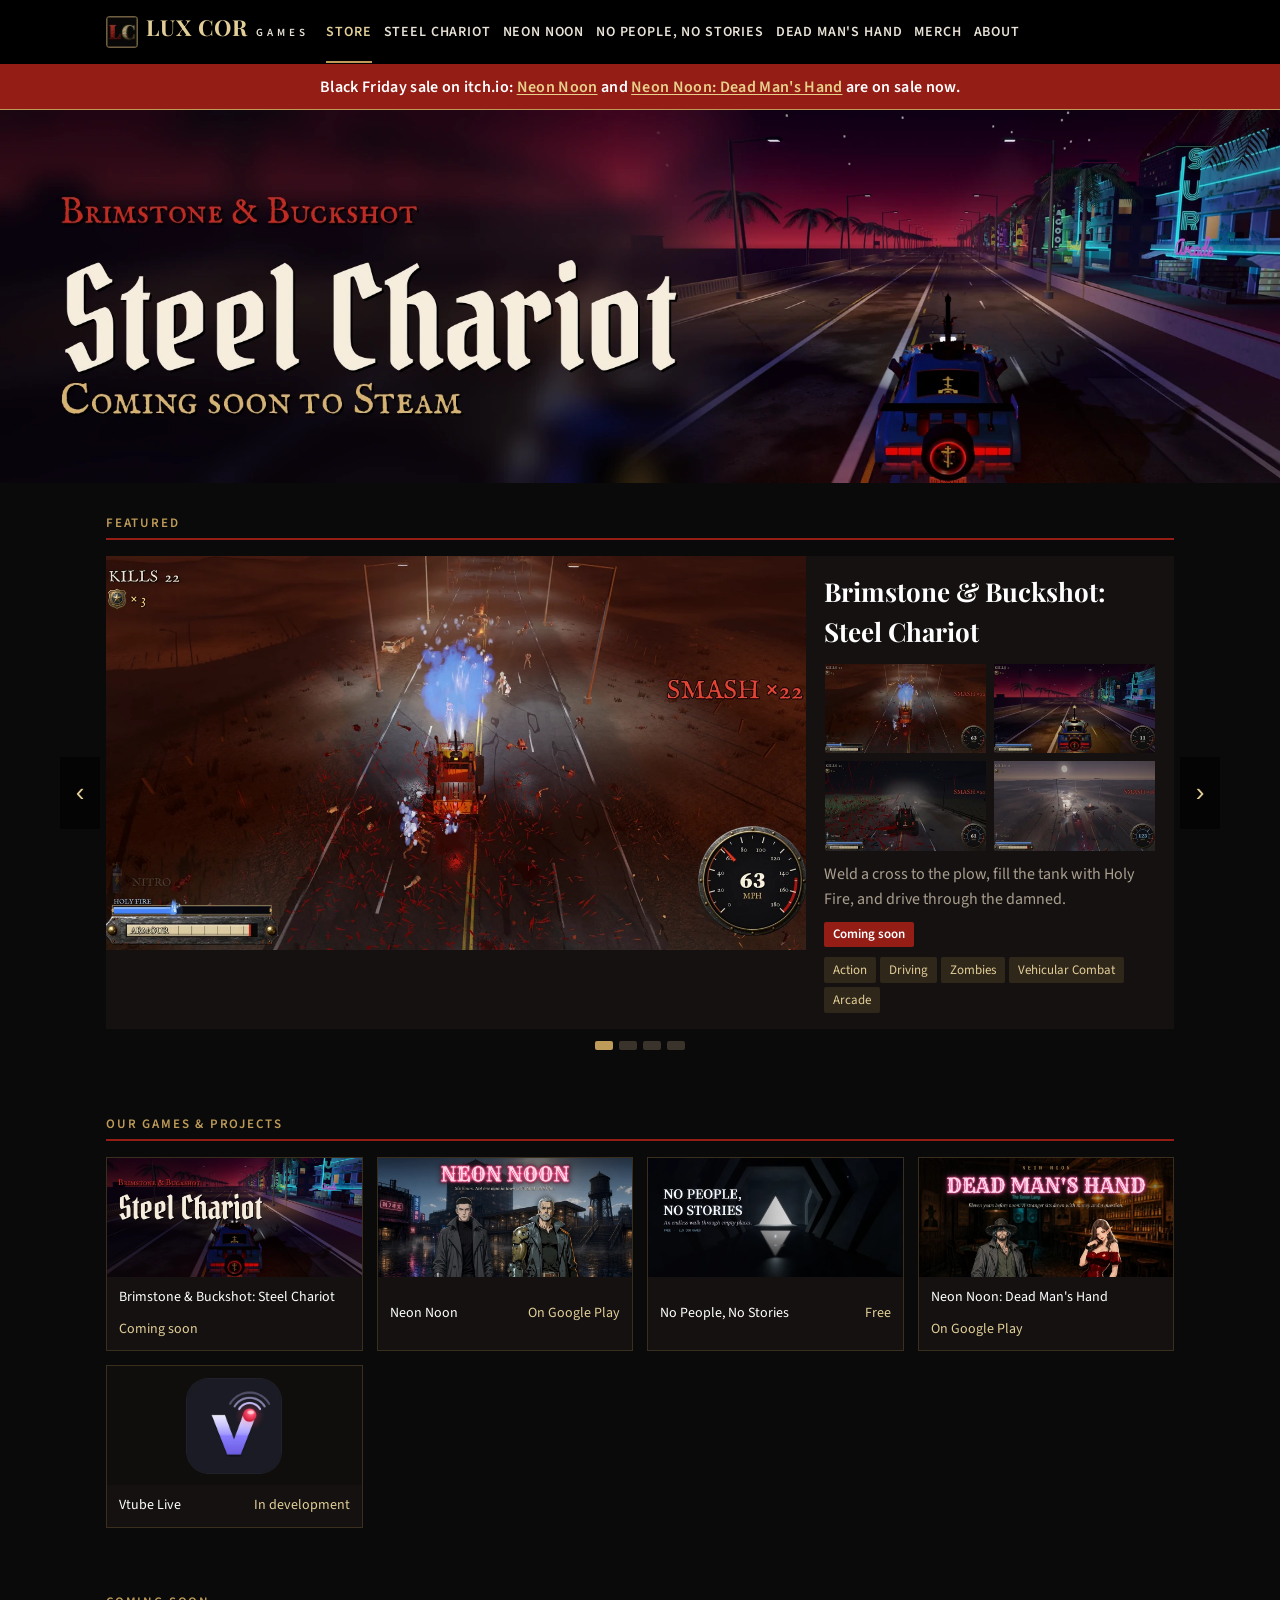
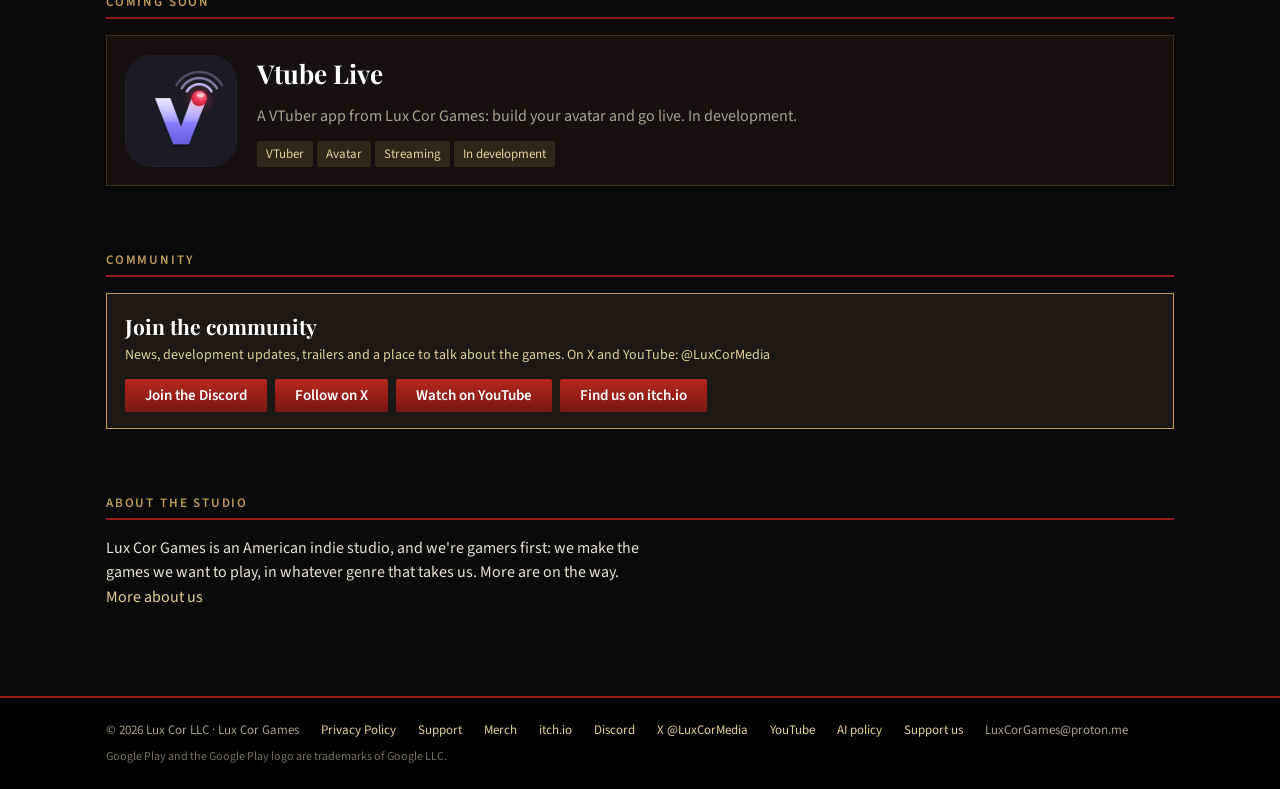
<file: index.html>
<!doctype html>
<html lang="en">
<head>
<meta charset="utf-8">
<meta name="viewport" content="width=device-width, initial-scale=1, viewport-fit=cover">
<title>Lux Cor Games</title>
<meta name="description" content="Games by Lux Cor Games: Brimstone & Buckshot: Steel Chariot, coming soon to Steam; Neon Noon and Neon Noon: Dead Man's Hand, on Google Play now and coming to Steam, and No People, No Stories, free now.">
<meta property="og:site_name" content="Lux Cor Games">
<meta property="og:type" content="website">
<meta property="og:title" content="Lux Cor Games">
<meta property="og:description" content="Games by Lux Cor Games: Brimstone & Buckshot: Steel Chariot, coming soon to Steam; Neon Noon and Neon Noon: Dead Man's Hand, on Google Play now and coming to Steam, and No People, No Stories, free now.">
<meta property="og:url" content="https://irlgames.github.io/">
<meta property="og:image" content="https://irlgames.github.io/assets/img/og_home.jpg?v=20261115b">
<meta property="og:image:width" content="1200">
<meta property="og:image:height" content="630">
<meta property="og:image:alt" content="Lux Cor Games">
<meta property="og:locale" content="en_US">
<meta name="twitter:card" content="summary_large_image">
<meta name="twitter:site" content="@LuxCorMedia">
<meta name="twitter:title" content="Lux Cor Games">
<meta name="twitter:description" content="Games by Lux Cor Games: Brimstone & Buckshot: Steel Chariot, coming soon to Steam; Neon Noon and Neon Noon: Dead Man's Hand, on Google Play now and coming to Steam, and No People, No Stories, free now.">
<meta name="twitter:image" content="https://irlgames.github.io/assets/img/og_home.jpg?v=20261115b">
<meta name="twitter:image:alt" content="Lux Cor Games">
<link rel="canonical" href="https://irlgames.github.io/">
<meta name="theme-color" content="#941D16">
<link rel="icon" href="assets/img/favicon.png">
<link rel="apple-touch-icon" href="assets/img/apple-touch-icon.png">
<link rel="preconnect" href="https://fonts.googleapis.com">
<link rel="stylesheet" href="https://fonts.googleapis.com/css2?family=Playfair+Display:wght@500;700;900&family=Source+Sans+3:wght@400;600&display=swap">
<link rel="stylesheet" href="assets/site.css">
</head>
<body>
<header class="top"><div class="wrap"><a class="brand" href="index.html"><img src="assets/img/luxcor_mark.webp" alt="" width="32" height="32" style="align-self:center;border-radius:4px">LUX COR <small>GAMES</small></a><nav class="nav" aria-label="Main"><a href="index.html" aria-current="page">Store</a><a href="steel-chariot.html">Steel Chariot</a><a href="neon-noon.html">Neon Noon</a><a href="no-people-no-stories.html">No People, No Stories</a><a href="dead-mans-hand.html">Dead Man's Hand</a><a href="https://luxcorgames-shop.fourthwall.com/">Merch</a><a href="about.html">About</a></nav></div></header>
<div class="sale" role="note" style="background:#941D16;color:#fff;text-align:center;padding:9px 16px;font-weight:600;letter-spacing:.02em;border-bottom:1px solid #BE9B58">Black Friday sale on itch.io: <a href="https://lux-cor-games.itch.io/neon-noon" rel="noopener">Neon Noon</a> and <a href="https://lux-cor-games.itch.io/neon-noon-dead-mans-hand" rel="noopener">Neon Noon: Dead Man's Hand</a> are on sale now.</div>
<style>.sale a{color:#E8D08A;text-decoration:underline;text-underline-offset:2px}.sale a:hover{color:#fff}</style>
<a class="hero" href="steel-chariot.html" aria-label="Brimstone &amp; Buckshot: Steel Chariot - coming soon to Steam"><img src="assets/img/bb_hero.webp" alt="Brimstone &amp; Buckshot: Steel Chariot - coming soon to Steam" width="1920" height="560"></a>
<main class="wrap">
<section class="section"><p class="h-label">Featured</p>
<div id="feat" style="position:relative"><button class="arrow l" type="button" aria-label="Previous">&#8249;</button><div class="slide" data-name="Brimstone & Buckshot: Steel Chariot" hidden>
<div class="feat" style="border:0;box-shadow:none"><a class="feat-main" href="steel-chariot.html"><img src="assets/img/bb_shot_02_holy.webp" alt="Brimstone & Buckshot: Steel Chariot"></a>
<div class="feat-side"><h2><a href="steel-chariot.html" style="color:#fff">Brimstone & Buckshot: Steel Chariot</a></h2><div class="thumbs4"><img src="assets/img/bb_shot_02_holy_t.webp" data-full="assets/img/bb_shot_02_holy.webp" alt="Holy Fire on the highway at dusk"><img src="assets/img/bb_shot_05_coast_t.webp" data-full="assets/img/bb_shot_05_coast.webp" alt="The coast road at night"><img src="assets/img/bb_shot_08_corn_t.webp" data-full="assets/img/bb_shot_08_corn.webp" alt="Corn country at night"><img src="assets/img/bb_shot_03_nitro_t.webp" data-full="assets/img/bb_shot_03_nitro.webp" alt="Nitro on the highway at dawn"></div>
<p class="muted" style="margin:0">Weld a cross to the plow, fill the tank with Holy Fire, and drive through the damned.</p><div style="display:flex;align-items:center;gap:10px;flex-wrap:wrap"><span class="badge">Coming soon</span></div><div class="tags"><span class="tag">Action</span><span class="tag">Driving</span><span class="tag">Zombies</span><span class="tag">Vehicular Combat</span><span class="tag">Arcade</span></div></div></div></div><div class="slide" data-name="Neon Noon" hidden>
<div class="feat" style="border:0;box-shadow:none"><a class="feat-main" href="neon-noon.html"><img src="assets/img/nn_shot_02_prologue.webp" alt="Neon Noon"></a>
<div class="feat-side"><h2><a href="neon-noon.html" style="color:#fff">Neon Noon</a></h2><div class="thumbs4"><img src="assets/img/nn_shot_02_prologue_t.webp" data-full="assets/img/nn_shot_02_prologue.webp" alt="The opening"><img src="assets/img/nn_shot_03_sable_t.webp" data-full="assets/img/nn_shot_03_sable.webp" alt="Sable's bar"><img src="assets/img/nn_shot_04_lin_t.webp" data-full="assets/img/nn_shot_04_lin.webp" alt="Lin, the morning of"><img src="assets/img/nn_shot_05_town_map_t.webp" data-full="assets/img/nn_shot_05_town_map.webp" alt="The town of Sundown"></div>
<p class="muted" style="margin:0">Six hours. Not one man in town will stand with him.</p><div style="display:flex;align-items:center;gap:10px;flex-wrap:wrap"><span class="badge">On Google Play</span><a class="play" href="https://play.google.com/store/apps/details?id=com.irlgamesstudio.neonnoon" rel="noopener"><img src="assets/img/google-play-badge.png" alt="Get it on Google Play" height="46" width="119"></a></div><div class="tags"><span class="tag">Visual Novel</span><span class="tag">Cyberpunk</span><span class="tag">Western</span><span class="tag">Story Rich</span><span class="tag">Choices Matter</span></div></div></div></div><div class="slide" data-name="No People, No Stories" hidden>
<div class="feat" style="border:0;box-shadow:none"><a class="feat-main" href="no-people-no-stories.html"><img src="assets/img/npns_shot_16_egypt_well.webp" alt="No People, No Stories"></a>
<div class="feat-side"><h2><a href="no-people-no-stories.html" style="color:#fff">No People, No Stories</a></h2><div class="thumbs4"><img src="assets/img/npns_shot_16_egypt_well_t.webp" data-full="assets/img/npns_shot_16_egypt_well.webp" alt="The Egyptian Temple"><img src="assets/img/npns_shot_17_egypt_hall_t.webp" data-full="assets/img/npns_shot_17_egypt_hall.webp" alt="A hall in the Egyptian Temple"><img src="assets/img/npns_shot_02_pools_t.webp" data-full="assets/img/npns_shot_02_pools.webp" alt="The Pools"><img src="assets/img/npns_shot_08_hotel_t.webp" data-full="assets/img/npns_shot_08_hotel.webp" alt="The Hotel"></div>
<p class="muted" style="margin:0">Pools, garages, a night mall, an Egyptian temple, Neon Noon's rain-soaked Sundown. Nobody else is here.</p><div style="display:flex;align-items:center;gap:10px;flex-wrap:wrap"><span class="badge">Free</span><a class="play" href="https://play.google.com/store/apps/details?id=com.irlgamesstudio.nopeoplenostories" rel="noopener"><img src="assets/img/google-play-badge.png" alt="Get it on Google Play" height="46" width="119"></a></div><div class="tags"><span class="tag">Walking Simulator</span><span class="tag">Relaxing</span><span class="tag">Atmospheric</span><span class="tag">ASMR</span><span class="tag">Liminal Space</span></div></div></div></div><div class="slide" data-name="Neon Noon: Dead Man's Hand" hidden>
<div class="feat" style="border:0;box-shadow:none"><a class="feat-main" href="dead-mans-hand.html"><img src="assets/img/dmh_shot_06_stranger.webp" alt="Neon Noon: Dead Man's Hand"></a>
<div class="feat-side"><h2><a href="dead-mans-hand.html" style="color:#fff">Neon Noon: Dead Man's Hand</a></h2><div class="thumbs4"><img src="assets/img/dmh_shot_06_stranger_t.webp" data-full="assets/img/dmh_shot_06_stranger.webp" alt="A stranger at the Xenon Lamp"><img src="assets/img/dmh_shot_03_bar_t.webp" data-full="assets/img/dmh_shot_03_bar.webp" alt="The Xenon Lamp"><img src="assets/img/dmh_shot_05_table_late_t.webp" data-full="assets/img/dmh_shot_05_table_late.webp" alt="A big pot, late"><img src="assets/img/dmh_shot_04_table_t.webp" data-full="assets/img/dmh_shot_04_table.webp" alt="The back table"></div>
<p class="muted" style="margin:0">Eleven years before noon. A stranger sits down with money and a question.</p><div style="display:flex;align-items:center;gap:10px;flex-wrap:wrap"><span class="badge">On Google Play</span><a class="play" href="https://play.google.com/store/apps/details?id=com.irlgamesstudio.deadmanshand" rel="noopener"><img src="assets/img/google-play-badge.png" alt="Get it on Google Play" height="46" width="119"></a></div><div class="tags"><span class="tag">Poker</span><span class="tag">Card Game</span><span class="tag">Visual Novel</span><span class="tag">Cyberpunk</span><span class="tag">Western</span></div></div></div></div><button class="arrow r" type="button" aria-label="Next">&#8250;</button></div>
<div class="dots" id="featDots"></div></section>
<section class="section"><p class="h-label">Our games &amp; projects</p><div class="caps">
<a class="cap" href="steel-chariot.html"><img src="assets/img/bb_capsule.webp" alt="Brimstone &amp; Buckshot: Steel Chariot"><div class="ct">Brimstone &amp; Buckshot: Steel Chariot<span>Coming soon</span></div></a>
<a class="cap" href="neon-noon.html"><img src="assets/img/nn_capsule.webp" alt="Neon Noon"><div class="ct">Neon Noon<span>On Google Play</span></div></a>
<a class="cap" href="no-people-no-stories.html"><img src="assets/img/npns_capsule.webp" alt="No People, No Stories"><div class="ct">No People, No Stories<span>Free</span></div></a>
<a class="cap" href="dead-mans-hand.html"><img src="assets/img/dmh_capsule.webp" alt="Neon Noon: Dead Man's Hand"><div class="ct">Neon Noon: Dead Man's Hand<span>On Google Play</span></div></a>
<a class="cap" href="#vtube-live"><div class="vt"><img src="assets/img/vtubelive_icon.webp" alt="Vtube Live"></div><div class="ct">Vtube Live<span>In development</span></div></a>
</div></section>
<section class="section" id="vtube-live"><p class="h-label">Coming soon</p><div class="vtube"><img src="assets/img/vtubelive_icon.webp" alt="Vtube Live icon">
<div><h2>Vtube Live</h2><p class="muted">A VTuber app from Lux Cor Games: build your avatar and go live. In development.</p><div class="tags"><span class="tag">VTuber</span><span class="tag">Avatar</span><span class="tag">Streaming</span><span class="tag">In development</span></div></div></div></section>
<section class="section" id="community"><p class="h-label">Community</p><div class="buy" style="margin:0"><div><h2>Join the community</h2><p>News, development updates, trailers and a place to talk about the games. On X and YouTube: @LuxCorMedia</p></div><div style="display:flex;gap:8px;flex-wrap:wrap"><a class="btn" href="https://discord.gg/7yDTUyphKN" rel="noopener">Join the Discord</a><a class="btn" href="https://x.com/LuxCorMedia" rel="noopener">Follow on X</a><a class="btn" href="https://www.youtube.com/@LuxCorGames" rel="noopener">Watch on YouTube</a><a class="btn" href="https://lux-cor-games.itch.io/" rel="noopener">Find us on itch.io</a></div></div></section>
<section class="section"><p class="h-label">About the studio</p><p style="max-width:68ch">Lux Cor Games is an American indie studio, and we're gamers first: we make the games we want to play, in whatever genre that takes us. More are on the way. <a href="about.html">More about us</a></p></section>
</main>
<footer><div class="wrap"><span>© 2026 Lux Cor LLC · Lux Cor Games</span><a href="privacy.html">Privacy Policy</a><a href="support.html">Support</a><a href="https://luxcorgames-shop.fourthwall.com/" rel="noopener">Merch</a><a href="https://lux-cor-games.itch.io/" rel="noopener">itch.io</a><a href="https://discord.gg/7yDTUyphKN" rel="noopener">Discord</a><a href="https://x.com/LuxCorMedia" rel="noopener">X @LuxCorMedia</a><a href="https://www.youtube.com/@LuxCorGames" rel="noopener">YouTube</a><a href="ai-policy.html">AI policy</a><a href="about.html#support-us">Support us</a><span>LuxCorGames@proton.me</span><span class="tm">Google Play and the Google Play logo are trademarks of Google LLC.</span></div></footer>
<script src="assets/site.js"></script>
</body>
</html>
</file>
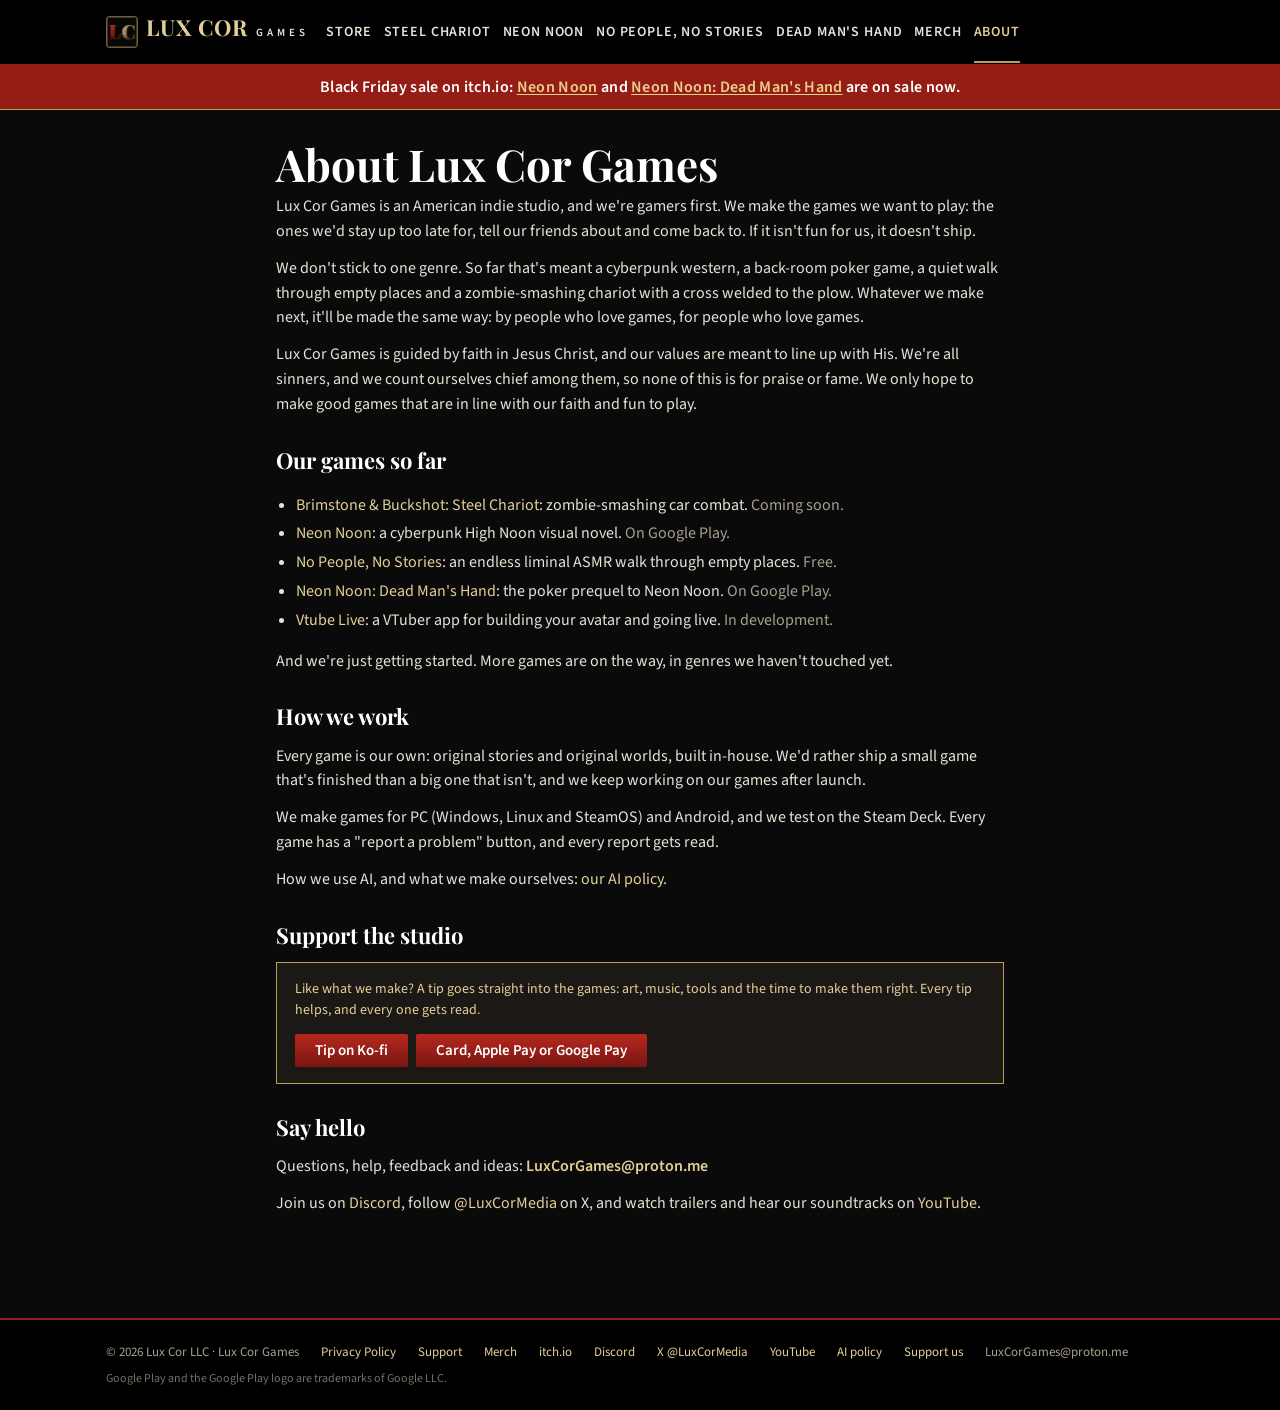
<file: about.html>
<!doctype html>
<html lang="en">
<head>
<meta charset="utf-8">
<meta name="viewport" content="width=device-width, initial-scale=1, viewport-fit=cover">
<title>About · Lux Cor Games</title>
<meta name="description" content="About Lux Cor Games, an American indie studio of gamers making the games we want to play: what we've made so far, what's next and how we work.">
<meta property="og:site_name" content="Lux Cor Games">
<meta property="og:type" content="website">
<meta property="og:title" content="About · Lux Cor Games">
<meta property="og:description" content="About Lux Cor Games, an American indie studio of gamers making the games we want to play: what we've made so far, what's next and how we work.">
<meta property="og:url" content="https://irlgames.github.io/about.html">
<meta property="og:image" content="https://irlgames.github.io/assets/img/og_home.jpg?v=20261115b">
<meta property="og:image:width" content="1200">
<meta property="og:image:height" content="630">
<meta property="og:image:alt" content="About · Lux Cor Games">
<meta property="og:locale" content="en_US">
<meta name="twitter:card" content="summary_large_image">
<meta name="twitter:site" content="@LuxCorMedia">
<meta name="twitter:title" content="About · Lux Cor Games">
<meta name="twitter:description" content="About Lux Cor Games, an American indie studio of gamers making the games we want to play: what we've made so far, what's next and how we work.">
<meta name="twitter:image" content="https://irlgames.github.io/assets/img/og_home.jpg?v=20261115b">
<meta name="twitter:image:alt" content="About · Lux Cor Games">
<link rel="canonical" href="https://irlgames.github.io/about.html">
<meta name="theme-color" content="#941D16">
<link rel="icon" href="assets/img/favicon.png">
<link rel="apple-touch-icon" href="assets/img/apple-touch-icon.png">
<link rel="preconnect" href="https://fonts.googleapis.com">
<link rel="stylesheet" href="https://fonts.googleapis.com/css2?family=Playfair+Display:wght@500;700;900&family=Source+Sans+3:wght@400;600&display=swap">
<link rel="stylesheet" href="assets/site.css">
</head>
<body>
<header class="top"><div class="wrap"><a class="brand" href="index.html"><img src="assets/img/luxcor_mark.webp" alt="" width="32" height="32" style="align-self:center;border-radius:4px">LUX COR <small>GAMES</small></a><nav class="nav" aria-label="Main"><a href="index.html">Store</a><a href="steel-chariot.html">Steel Chariot</a><a href="neon-noon.html">Neon Noon</a><a href="no-people-no-stories.html">No People, No Stories</a><a href="dead-mans-hand.html">Dead Man's Hand</a><a href="https://luxcorgames-shop.fourthwall.com/">Merch</a><a href="about.html" aria-current="page">About</a></nav></div></header>
<div class="sale" role="note" style="background:#941D16;color:#fff;text-align:center;padding:9px 16px;font-weight:600;letter-spacing:.02em;border-bottom:1px solid #BE9B58">Black Friday sale on itch.io: <a href="https://lux-cor-games.itch.io/neon-noon" rel="noopener">Neon Noon</a> and <a href="https://lux-cor-games.itch.io/neon-noon-dead-mans-hand" rel="noopener">Neon Noon: Dead Man's Hand</a> are on sale now.</div>
<style>.sale a{color:#E8D08A;text-decoration:underline;text-underline-offset:2px}.sale a:hover{color:#fff}</style>
<main class="wrap doc"><h1>About Lux Cor Games</h1>
<p>Lux Cor Games is an American indie studio, and we're gamers first. We make the games we want to play: the ones we'd stay up too late for, tell our friends about and come back to. If it isn't fun for us, it doesn't ship.</p>
<p>We don't stick to one genre. So far that's meant a cyberpunk western, a back-room poker game, a quiet walk through empty places and a zombie-smashing chariot with a cross welded to the plow. Whatever we make next, it'll be made the same way: by people who love games, for people who love games.</p>
<p id="faith">Lux Cor Games is guided by faith in Jesus Christ, and our values are meant to line up with His. We're all sinners, and we count ourselves chief among them, so none of this is for praise or fame. We only hope to make good games that are in line with our faith and fun to play.</p>
<h2>Our games so far</h2>
<ul><li><a href="steel-chariot.html">Brimstone & Buckshot: Steel Chariot</a>: zombie-smashing car combat. <span class="muted">Coming soon.</span></li><li><a href="neon-noon.html">Neon Noon</a>: a cyberpunk High Noon visual novel. <span class="muted">On Google Play.</span></li><li><a href="no-people-no-stories.html">No People, No Stories</a>: an endless liminal ASMR walk through empty places. <span class="muted">Free.</span></li><li><a href="dead-mans-hand.html">Neon Noon: Dead Man's Hand</a>: the poker prequel to Neon Noon. <span class="muted">On Google Play.</span></li><li><a href="index.html#vtube-live">Vtube Live</a>: a VTuber app for building your avatar and going live. <span class="muted">In development.</span></li></ul>
<p>And we're just getting started. More games are on the way, in genres we haven't touched yet.</p>
<h2>How we work</h2>
<p>Every game is our own: original stories and original worlds, built in-house. We'd rather ship a small game that's finished than a big one that isn't, and we keep working on our games after launch.</p>
<p>We make games for PC (Windows, Linux and SteamOS) and Android, and we test on the Steam Deck. Every game has a "report a problem" button, and every report gets read.</p>
<p>How we use AI, and what we make ourselves: <a href="ai-policy.html">our AI policy</a>.</p>
<h2 id="support-us">Support the studio</h2>
<div class="buy" style="margin:0 0 8px"><div><p style="margin:0">Like what we make? A tip goes straight into the games: art, music, tools and the time to make them right. Every tip helps, and every one gets read.</p></div><div style="display:flex;gap:8px;flex-wrap:wrap"><a class="btn" href="https://ko-fi.com/irlgames" rel="noopener">Tip on Ko-fi</a><a class="btn" href="https://buy.stripe.com/dRmcN66tAaqpdO12DD7Re00" rel="noopener">Card, Apple Pay or Google Pay</a></div></div>
<h2>Say hello</h2>
<p>Questions, help, feedback and ideas: <span class="mail">LuxCorGames@proton.me</span></p>
<p>Join us on <a href="https://discord.gg/7yDTUyphKN" rel="noopener">Discord</a>, follow <a href="https://x.com/LuxCorMedia" rel="noopener">@LuxCorMedia</a> on X, and watch trailers and hear our soundtracks on <a href="https://www.youtube.com/@LuxCorGames" rel="noopener">YouTube</a>.</p></main>
<footer><div class="wrap"><span>© 2026 Lux Cor LLC · Lux Cor Games</span><a href="privacy.html">Privacy Policy</a><a href="support.html">Support</a><a href="https://luxcorgames-shop.fourthwall.com/" rel="noopener">Merch</a><a href="https://lux-cor-games.itch.io/" rel="noopener">itch.io</a><a href="https://discord.gg/7yDTUyphKN" rel="noopener">Discord</a><a href="https://x.com/LuxCorMedia" rel="noopener">X @LuxCorMedia</a><a href="https://www.youtube.com/@LuxCorGames" rel="noopener">YouTube</a><a href="ai-policy.html">AI policy</a><a href="about.html#support-us">Support us</a><span>LuxCorGames@proton.me</span><span class="tm">Google Play and the Google Play logo are trademarks of Google LLC.</span></div></footer>
<script src="assets/site.js"></script>
</body>
</html>
</file>
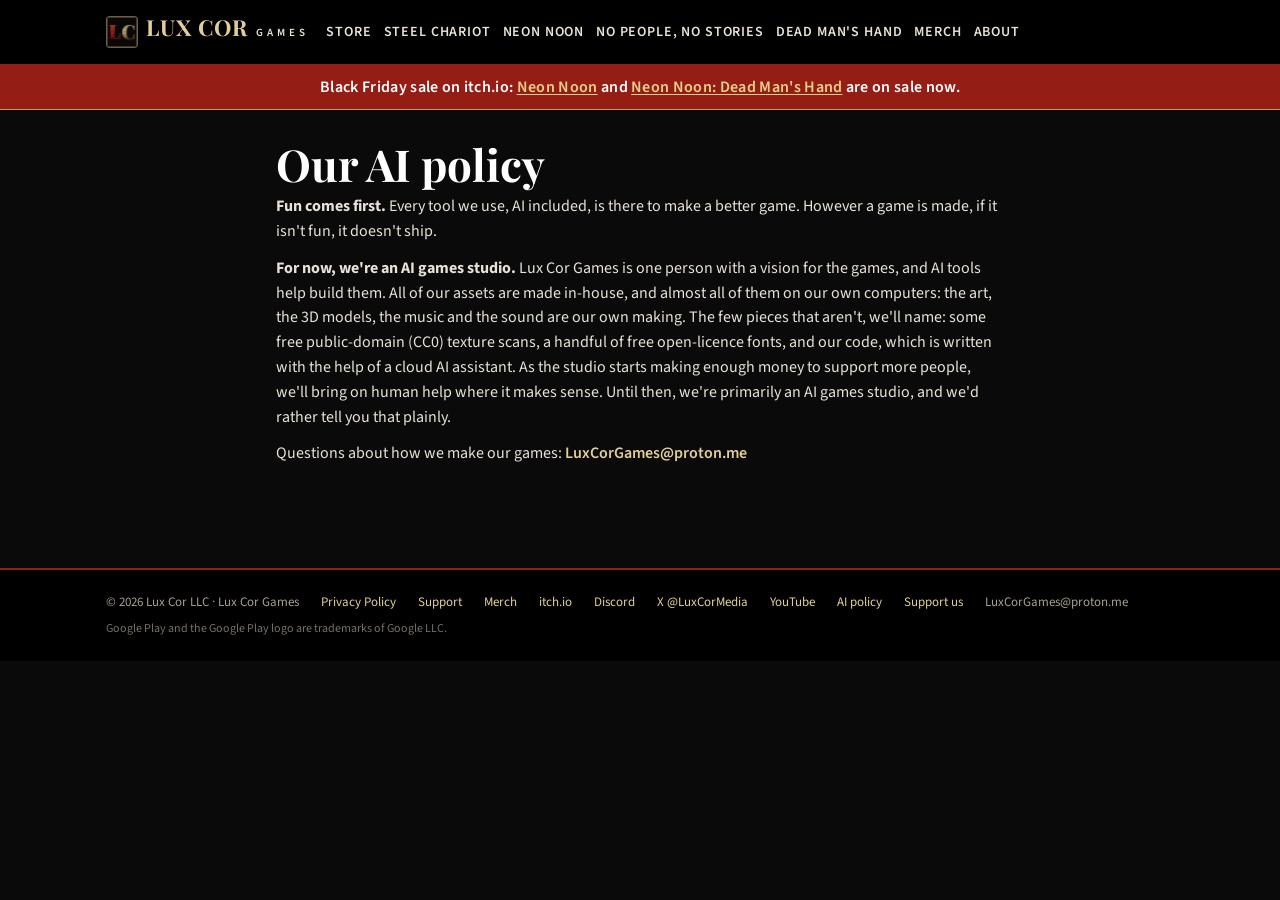
<file: ai-policy.html>
<!doctype html>
<html lang="en">
<head>
<meta charset="utf-8">
<meta name="viewport" content="width=device-width, initial-scale=1, viewport-fit=cover">
<title>AI policy · Lux Cor Games</title>
<meta name="description" content="How Lux Cor Games uses AI: fun comes first, our assets are made in-house, and what we don't make ourselves.">
<meta property="og:site_name" content="Lux Cor Games">
<meta property="og:type" content="website">
<meta property="og:title" content="AI policy · Lux Cor Games">
<meta property="og:description" content="How Lux Cor Games uses AI: fun comes first, our assets are made in-house, and what we don't make ourselves.">
<meta property="og:url" content="https://irlgames.github.io/ai-policy.html">
<meta property="og:image" content="https://irlgames.github.io/assets/img/og_home.jpg?v=20261115b">
<meta property="og:image:width" content="1200">
<meta property="og:image:height" content="630">
<meta property="og:image:alt" content="AI policy · Lux Cor Games">
<meta property="og:locale" content="en_US">
<meta name="twitter:card" content="summary_large_image">
<meta name="twitter:site" content="@LuxCorMedia">
<meta name="twitter:title" content="AI policy · Lux Cor Games">
<meta name="twitter:description" content="How Lux Cor Games uses AI: fun comes first, our assets are made in-house, and what we don't make ourselves.">
<meta name="twitter:image" content="https://irlgames.github.io/assets/img/og_home.jpg?v=20261115b">
<meta name="twitter:image:alt" content="AI policy · Lux Cor Games">
<link rel="canonical" href="https://irlgames.github.io/ai-policy.html">
<meta name="theme-color" content="#941D16">
<link rel="icon" href="assets/img/favicon.png">
<link rel="apple-touch-icon" href="assets/img/apple-touch-icon.png">
<link rel="preconnect" href="https://fonts.googleapis.com">
<link rel="stylesheet" href="https://fonts.googleapis.com/css2?family=Playfair+Display:wght@500;700;900&family=Source+Sans+3:wght@400;600&display=swap">
<link rel="stylesheet" href="assets/site.css">
</head>
<body>
<header class="top"><div class="wrap"><a class="brand" href="index.html"><img src="assets/img/luxcor_mark.webp" alt="" width="32" height="32" style="align-self:center;border-radius:4px">LUX COR <small>GAMES</small></a><nav class="nav" aria-label="Main"><a href="index.html">Store</a><a href="steel-chariot.html">Steel Chariot</a><a href="neon-noon.html">Neon Noon</a><a href="no-people-no-stories.html">No People, No Stories</a><a href="dead-mans-hand.html">Dead Man's Hand</a><a href="https://luxcorgames-shop.fourthwall.com/">Merch</a><a href="about.html">About</a></nav></div></header>
<div class="sale" role="note" style="background:#941D16;color:#fff;text-align:center;padding:9px 16px;font-weight:600;letter-spacing:.02em;border-bottom:1px solid #BE9B58">Black Friday sale on itch.io: <a href="https://lux-cor-games.itch.io/neon-noon" rel="noopener">Neon Noon</a> and <a href="https://lux-cor-games.itch.io/neon-noon-dead-mans-hand" rel="noopener">Neon Noon: Dead Man's Hand</a> are on sale now.</div>
<style>.sale a{color:#E8D08A;text-decoration:underline;text-underline-offset:2px}.sale a:hover{color:#fff}</style>
<main class="wrap doc"><h1>Our AI policy</h1>
<p><b>Fun comes first.</b> Every tool we use, AI included, is there to make a better game. However a game is made, if it isn't fun, it doesn't ship.</p>
<p><b>For now, we're an AI games studio.</b> Lux Cor Games is one person with a vision for the games, and AI tools help build them. All of our assets are made in-house, and almost all of them on our own computers: the art, the 3D models, the music and the sound are our own making. The few pieces that aren't, we'll name: some free public-domain (CC0) texture scans, a handful of free open-licence fonts, and our code, which is written with the help of a cloud AI assistant. As the studio starts making enough money to support more people, we'll bring on human help where it makes sense. Until then, we're primarily an AI games studio, and we'd rather tell you that plainly.</p>
<p>Questions about how we make our games: <span class="mail">LuxCorGames@proton.me</span></p></main>
<footer><div class="wrap"><span>© 2026 Lux Cor LLC · Lux Cor Games</span><a href="privacy.html">Privacy Policy</a><a href="support.html">Support</a><a href="https://luxcorgames-shop.fourthwall.com/" rel="noopener">Merch</a><a href="https://lux-cor-games.itch.io/" rel="noopener">itch.io</a><a href="https://discord.gg/7yDTUyphKN" rel="noopener">Discord</a><a href="https://x.com/LuxCorMedia" rel="noopener">X @LuxCorMedia</a><a href="https://www.youtube.com/@LuxCorGames" rel="noopener">YouTube</a><a href="ai-policy.html">AI policy</a><a href="about.html#support-us">Support us</a><span>LuxCorGames@proton.me</span><span class="tm">Google Play and the Google Play logo are trademarks of Google LLC.</span></div></footer>
<script src="assets/site.js"></script>
</body>
</html>
</file>
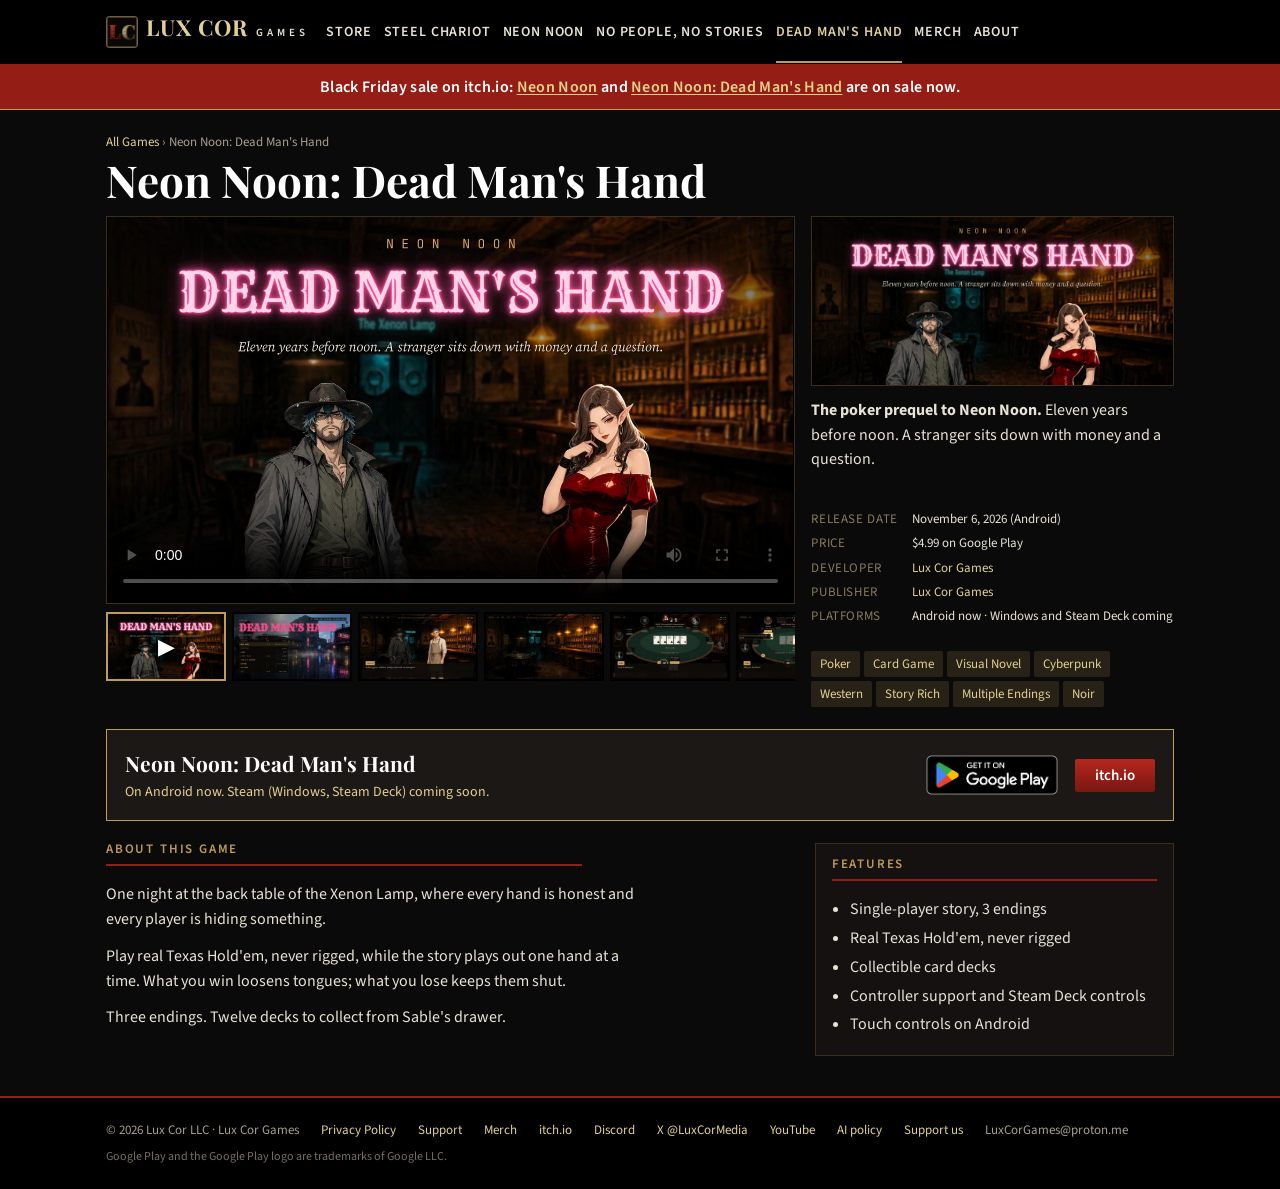
<file: dead-mans-hand.html>
<!doctype html>
<html lang="en">
<head>
<meta charset="utf-8">
<meta name="viewport" content="width=device-width, initial-scale=1, viewport-fit=cover">
<title>Neon Noon: Dead Man's Hand · Lux Cor Games</title>
<meta name="description" content="The poker prequel to Neon Noon. Eleven years before noon. A stranger sits down with money and a question. On Google Play now, coming to Steam.">
<meta property="og:site_name" content="Lux Cor Games">
<meta property="og:type" content="website">
<meta property="og:title" content="Neon Noon: Dead Man's Hand · Lux Cor Games">
<meta property="og:description" content="The poker prequel to Neon Noon. Eleven years before noon. A stranger sits down with money and a question. On Google Play now, coming to Steam.">
<meta property="og:url" content="https://irlgames.github.io/dead-mans-hand.html">
<meta property="og:image" content="https://irlgames.github.io/assets/img/og_dmh.jpg?v=20261115b">
<meta property="og:image:width" content="1200">
<meta property="og:image:height" content="630">
<meta property="og:image:alt" content="Neon Noon: Dead Man's Hand · Lux Cor Games">
<meta property="og:locale" content="en_US">
<meta name="twitter:card" content="summary_large_image">
<meta name="twitter:site" content="@LuxCorMedia">
<meta name="twitter:title" content="Neon Noon: Dead Man's Hand · Lux Cor Games">
<meta name="twitter:description" content="The poker prequel to Neon Noon. Eleven years before noon. A stranger sits down with money and a question. On Google Play now, coming to Steam.">
<meta name="twitter:image" content="https://irlgames.github.io/assets/img/og_dmh.jpg?v=20261115b">
<meta name="twitter:image:alt" content="Neon Noon: Dead Man's Hand · Lux Cor Games">
<link rel="canonical" href="https://irlgames.github.io/dead-mans-hand.html">
<meta name="theme-color" content="#941D16">
<link rel="icon" href="assets/img/favicon.png">
<link rel="apple-touch-icon" href="assets/img/apple-touch-icon.png">
<link rel="preconnect" href="https://fonts.googleapis.com">
<link rel="stylesheet" href="https://fonts.googleapis.com/css2?family=Playfair+Display:wght@500;700;900&family=Source+Sans+3:wght@400;600&display=swap">
<link rel="stylesheet" href="assets/site.css">
</head>
<body>
<header class="top"><div class="wrap"><a class="brand" href="index.html"><img src="assets/img/luxcor_mark.webp" alt="" width="32" height="32" style="align-self:center;border-radius:4px">LUX COR <small>GAMES</small></a><nav class="nav" aria-label="Main"><a href="index.html">Store</a><a href="steel-chariot.html">Steel Chariot</a><a href="neon-noon.html">Neon Noon</a><a href="no-people-no-stories.html">No People, No Stories</a><a href="dead-mans-hand.html" aria-current="page">Dead Man's Hand</a><a href="https://luxcorgames-shop.fourthwall.com/">Merch</a><a href="about.html">About</a></nav></div></header>
<div class="sale" role="note" style="background:#941D16;color:#fff;text-align:center;padding:9px 16px;font-weight:600;letter-spacing:.02em;border-bottom:1px solid #BE9B58">Black Friday sale on itch.io: <a href="https://lux-cor-games.itch.io/neon-noon" rel="noopener">Neon Noon</a> and <a href="https://lux-cor-games.itch.io/neon-noon-dead-mans-hand" rel="noopener">Neon Noon: Dead Man's Hand</a> are on sale now.</div>
<style>.sale a{color:#E8D08A;text-decoration:underline;text-underline-offset:2px}.sale a:hover{color:#fff}</style>
<main class="wrap">
<p class="crumbs"><a href="index.html">All Games</a> &rsaquo; Neon Noon: Dead Man's Hand</p>
<h1>Neon Noon: Dead Man's Hand</h1>
<div class="app">
  <div class="media">
    <div class="viewer" id="viewer"><video controls preload="metadata" poster="assets/video/dmh_poster.jpg" playsinline><source src="assets/video/dmh_trailer.mp4" type="video/mp4"></video><img alt="" hidden></div>
    <div class="strip" id="strip"><button type="button" class="play" data-video="1" aria-current="true" aria-label="Play the trailer"><img src="assets/video/dmh_poster.jpg" alt="Trailer"></button><button type="button" aria-current="false" data-full="assets/img/dmh_shot_01_title.webp"><img src="assets/img/dmh_shot_01_title_t.webp" alt="Title screen" loading="lazy"></button><button type="button" aria-current="false" data-full="assets/img/dmh_shot_06_stranger.webp"><img src="assets/img/dmh_shot_06_stranger_t.webp" alt="A stranger at the Xenon Lamp" loading="lazy"></button><button type="button" aria-current="false" data-full="assets/img/dmh_shot_03_bar.webp"><img src="assets/img/dmh_shot_03_bar_t.webp" alt="The Xenon Lamp" loading="lazy"></button><button type="button" aria-current="false" data-full="assets/img/dmh_shot_05_table_late.webp"><img src="assets/img/dmh_shot_05_table_late_t.webp" alt="A big pot, late" loading="lazy"></button><button type="button" aria-current="false" data-full="assets/img/dmh_shot_04_table.webp"><img src="assets/img/dmh_shot_04_table_t.webp" alt="The back table" loading="lazy"></button></div>
  </div>
  <aside class="side">
    <img class="capimg" src="assets/img/dmh_capsule.webp" alt="Neon Noon: Dead Man's Hand">
    <p><b>The poker prequel to Neon Noon.</b> Eleven years before noon. A stranger sits down with money and a question.</p>
    <dl class="facts"><dt>Release date</dt><dd>November 6, 2026 (Android)</dd><dt>Price</dt><dd>$4.99 on Google Play</dd><dt>Developer</dt><dd><a href="index.html">Lux Cor Games</a></dd>
<dt>Publisher</dt><dd><a href="index.html">Lux Cor Games</a></dd><dt>Platforms</dt><dd>Android now · Windows and Steam Deck coming</dd></dl>
    <div class="tags"><span class="tag">Poker</span><span class="tag">Card Game</span><span class="tag">Visual Novel</span><span class="tag">Cyberpunk</span><span class="tag">Western</span><span class="tag">Story Rich</span><span class="tag">Multiple Endings</span><span class="tag">Noir</span></div>
  </aside>
</div>
<div class="buy"><div><h2>Neon Noon: Dead Man's Hand</h2><p>On Android now. Steam (Windows, Steam Deck) coming soon.</p></div><div style="display:flex;gap:8px;flex-wrap:wrap;align-items:center"><a class="play" href="https://play.google.com/store/apps/details?id=com.irlgamesstudio.deadmanshand" rel="noopener"><img src="assets/img/google-play-badge.png" alt="Get it on Google Play" height="58" width="150"></a><a class="btn" href="https://lux-cor-games.itch.io/neon-noon-dead-mans-hand" rel="noopener">itch.io</a></div></div>
<div class="cols">
  <section class="about"><p class="h-label">About this game</p><p>One night at the back table of the Xenon Lamp, where every hand is honest and every player is hiding something.</p><p>Play real Texas Hold'em, never rigged, while the story plays out one hand at a time. What you win loosens tongues; what you lose keeps them shut.</p><p>Three endings. Twelve decks to collect from Sable's drawer.</p></section>
  <aside class="panel"><p class="h-label">Features</p><ul><li>Single-player story, 3 endings</li><li>Real Texas Hold'em, never rigged</li><li>Collectible card decks</li><li>Controller support and Steam Deck controls</li><li>Touch controls on Android</li></ul></aside>
</div>
</main>
<footer><div class="wrap"><span>© 2026 Lux Cor LLC · Lux Cor Games</span><a href="privacy.html">Privacy Policy</a><a href="support.html">Support</a><a href="https://luxcorgames-shop.fourthwall.com/" rel="noopener">Merch</a><a href="https://lux-cor-games.itch.io/" rel="noopener">itch.io</a><a href="https://discord.gg/7yDTUyphKN" rel="noopener">Discord</a><a href="https://x.com/LuxCorMedia" rel="noopener">X @LuxCorMedia</a><a href="https://www.youtube.com/@LuxCorGames" rel="noopener">YouTube</a><a href="ai-policy.html">AI policy</a><a href="about.html#support-us">Support us</a><span>LuxCorGames@proton.me</span><span class="tm">Google Play and the Google Play logo are trademarks of Google LLC.</span></div></footer>
<script src="assets/site.js"></script>
</body>
</html>
</file>
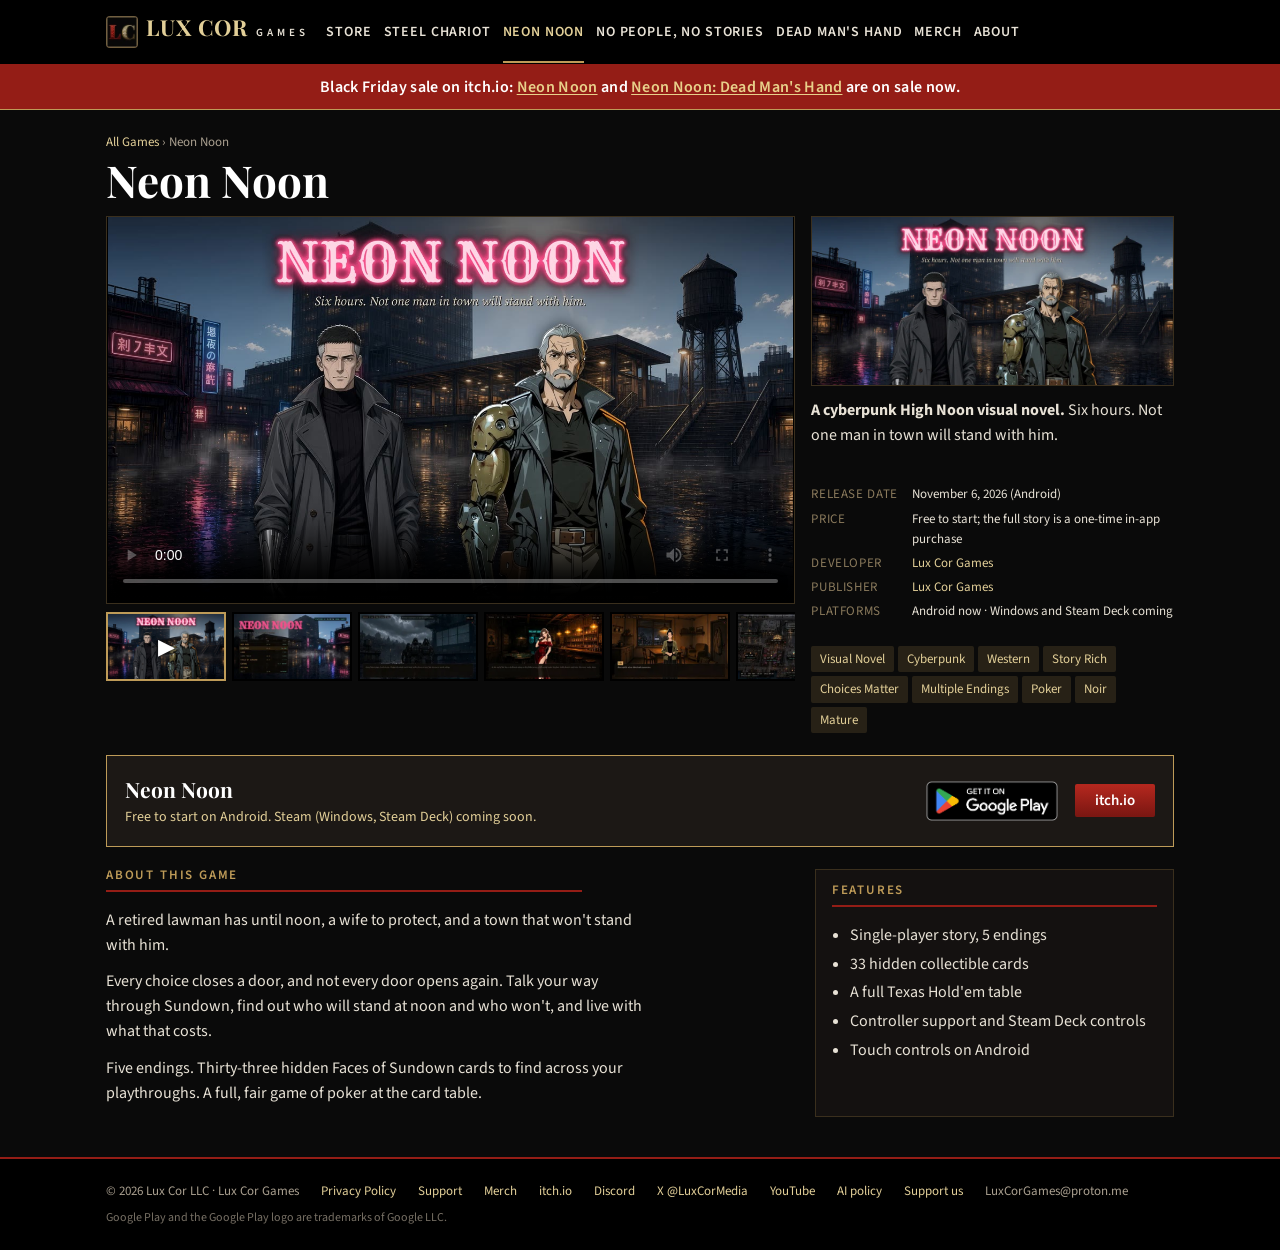
<file: neon-noon.html>
<!doctype html>
<html lang="en">
<head>
<meta charset="utf-8">
<meta name="viewport" content="width=device-width, initial-scale=1, viewport-fit=cover">
<title>Neon Noon · Lux Cor Games</title>
<meta name="description" content="A cyberpunk High Noon visual novel. Six hours. Not one man in town will stand with him. On Google Play now, coming to Steam.">
<meta property="og:site_name" content="Lux Cor Games">
<meta property="og:type" content="website">
<meta property="og:title" content="Neon Noon · Lux Cor Games">
<meta property="og:description" content="A cyberpunk High Noon visual novel. Six hours. Not one man in town will stand with him. On Google Play now, coming to Steam.">
<meta property="og:url" content="https://irlgames.github.io/neon-noon.html">
<meta property="og:image" content="https://irlgames.github.io/assets/img/og_nn.jpg?v=20261115b">
<meta property="og:image:width" content="1200">
<meta property="og:image:height" content="630">
<meta property="og:image:alt" content="Neon Noon · Lux Cor Games">
<meta property="og:locale" content="en_US">
<meta name="twitter:card" content="summary_large_image">
<meta name="twitter:site" content="@LuxCorMedia">
<meta name="twitter:title" content="Neon Noon · Lux Cor Games">
<meta name="twitter:description" content="A cyberpunk High Noon visual novel. Six hours. Not one man in town will stand with him. On Google Play now, coming to Steam.">
<meta name="twitter:image" content="https://irlgames.github.io/assets/img/og_nn.jpg?v=20261115b">
<meta name="twitter:image:alt" content="Neon Noon · Lux Cor Games">
<link rel="canonical" href="https://irlgames.github.io/neon-noon.html">
<meta name="theme-color" content="#941D16">
<link rel="icon" href="assets/img/favicon.png">
<link rel="apple-touch-icon" href="assets/img/apple-touch-icon.png">
<link rel="preconnect" href="https://fonts.googleapis.com">
<link rel="stylesheet" href="https://fonts.googleapis.com/css2?family=Playfair+Display:wght@500;700;900&family=Source+Sans+3:wght@400;600&display=swap">
<link rel="stylesheet" href="assets/site.css">
</head>
<body>
<header class="top"><div class="wrap"><a class="brand" href="index.html"><img src="assets/img/luxcor_mark.webp" alt="" width="32" height="32" style="align-self:center;border-radius:4px">LUX COR <small>GAMES</small></a><nav class="nav" aria-label="Main"><a href="index.html">Store</a><a href="steel-chariot.html">Steel Chariot</a><a href="neon-noon.html" aria-current="page">Neon Noon</a><a href="no-people-no-stories.html">No People, No Stories</a><a href="dead-mans-hand.html">Dead Man's Hand</a><a href="https://luxcorgames-shop.fourthwall.com/">Merch</a><a href="about.html">About</a></nav></div></header>
<div class="sale" role="note" style="background:#941D16;color:#fff;text-align:center;padding:9px 16px;font-weight:600;letter-spacing:.02em;border-bottom:1px solid #BE9B58">Black Friday sale on itch.io: <a href="https://lux-cor-games.itch.io/neon-noon" rel="noopener">Neon Noon</a> and <a href="https://lux-cor-games.itch.io/neon-noon-dead-mans-hand" rel="noopener">Neon Noon: Dead Man's Hand</a> are on sale now.</div>
<style>.sale a{color:#E8D08A;text-decoration:underline;text-underline-offset:2px}.sale a:hover{color:#fff}</style>
<main class="wrap">
<p class="crumbs"><a href="index.html">All Games</a> &rsaquo; Neon Noon</p>
<h1>Neon Noon</h1>
<div class="app">
  <div class="media">
    <div class="viewer" id="viewer"><video controls preload="metadata" poster="assets/video/nn_poster.jpg" playsinline><source src="assets/video/nn_trailer.mp4" type="video/mp4"></video><img alt="" hidden></div>
    <div class="strip" id="strip"><button type="button" class="play" data-video="1" aria-current="true" aria-label="Play the trailer"><img src="assets/video/nn_poster.jpg" alt="Trailer"></button><button type="button" aria-current="false" data-full="assets/img/nn_shot_01_title.webp"><img src="assets/img/nn_shot_01_title_t.webp" alt="Title screen" loading="lazy"></button><button type="button" aria-current="false" data-full="assets/img/nn_shot_02_prologue.webp"><img src="assets/img/nn_shot_02_prologue_t.webp" alt="The opening" loading="lazy"></button><button type="button" aria-current="false" data-full="assets/img/nn_shot_03_sable.webp"><img src="assets/img/nn_shot_03_sable_t.webp" alt="Sable's bar" loading="lazy"></button><button type="button" aria-current="false" data-full="assets/img/nn_shot_04_lin.webp"><img src="assets/img/nn_shot_04_lin_t.webp" alt="Lin, the morning of" loading="lazy"></button><button type="button" aria-current="false" data-full="assets/img/nn_shot_05_town_map.webp"><img src="assets/img/nn_shot_05_town_map_t.webp" alt="The town of Sundown" loading="lazy"></button><button type="button" aria-current="false" data-full="assets/img/nn_shot_06_poker.webp"><img src="assets/img/nn_shot_06_poker_t.webp" alt="The card table" loading="lazy"></button><button type="button" aria-current="false" data-full="assets/img/nn_shot_07_faces.webp"><img src="assets/img/nn_shot_07_faces_t.webp" alt="Faces of Sundown" loading="lazy"></button></div>
  </div>
  <aside class="side">
    <img class="capimg" src="assets/img/nn_capsule.webp" alt="Neon Noon">
    <p><b>A cyberpunk High Noon visual novel.</b> Six hours. Not one man in town will stand with him.</p>
    <dl class="facts"><dt>Release date</dt><dd>November 6, 2026 (Android)</dd><dt>Price</dt><dd>Free to start; the full story is a one-time in-app purchase</dd><dt>Developer</dt><dd><a href="index.html">Lux Cor Games</a></dd>
<dt>Publisher</dt><dd><a href="index.html">Lux Cor Games</a></dd><dt>Platforms</dt><dd>Android now · Windows and Steam Deck coming</dd></dl>
    <div class="tags"><span class="tag">Visual Novel</span><span class="tag">Cyberpunk</span><span class="tag">Western</span><span class="tag">Story Rich</span><span class="tag">Choices Matter</span><span class="tag">Multiple Endings</span><span class="tag">Poker</span><span class="tag">Noir</span><span class="tag">Mature</span></div>
  </aside>
</div>
<div class="buy"><div><h2>Neon Noon</h2><p>Free to start on Android. Steam (Windows, Steam Deck) coming soon.</p></div><div style="display:flex;gap:8px;flex-wrap:wrap;align-items:center"><a class="play" href="https://play.google.com/store/apps/details?id=com.irlgamesstudio.neonnoon" rel="noopener"><img src="assets/img/google-play-badge.png" alt="Get it on Google Play" height="58" width="150"></a><a class="btn" href="https://lux-cor-games.itch.io/neon-noon" rel="noopener">itch.io</a></div></div>
<div class="cols">
  <section class="about"><p class="h-label">About this game</p><p>A retired lawman has until noon, a wife to protect, and a town that won't stand with him.</p><p>Every choice closes a door, and not every door opens again. Talk your way through Sundown, find out who will stand at noon and who won't, and live with what that costs.</p><p>Five endings. Thirty-three hidden Faces of Sundown cards to find across your playthroughs. A full, fair game of poker at the card table.</p></section>
  <aside class="panel"><p class="h-label">Features</p><ul><li>Single-player story, 5 endings</li><li>33 hidden collectible cards</li><li>A full Texas Hold'em table</li><li>Controller support and Steam Deck controls</li><li>Touch controls on Android</li></ul></aside>
</div>
</main>
<footer><div class="wrap"><span>© 2026 Lux Cor LLC · Lux Cor Games</span><a href="privacy.html">Privacy Policy</a><a href="support.html">Support</a><a href="https://luxcorgames-shop.fourthwall.com/" rel="noopener">Merch</a><a href="https://lux-cor-games.itch.io/" rel="noopener">itch.io</a><a href="https://discord.gg/7yDTUyphKN" rel="noopener">Discord</a><a href="https://x.com/LuxCorMedia" rel="noopener">X @LuxCorMedia</a><a href="https://www.youtube.com/@LuxCorGames" rel="noopener">YouTube</a><a href="ai-policy.html">AI policy</a><a href="about.html#support-us">Support us</a><span>LuxCorGames@proton.me</span><span class="tm">Google Play and the Google Play logo are trademarks of Google LLC.</span></div></footer>
<script src="assets/site.js"></script>
</body>
</html>
</file>
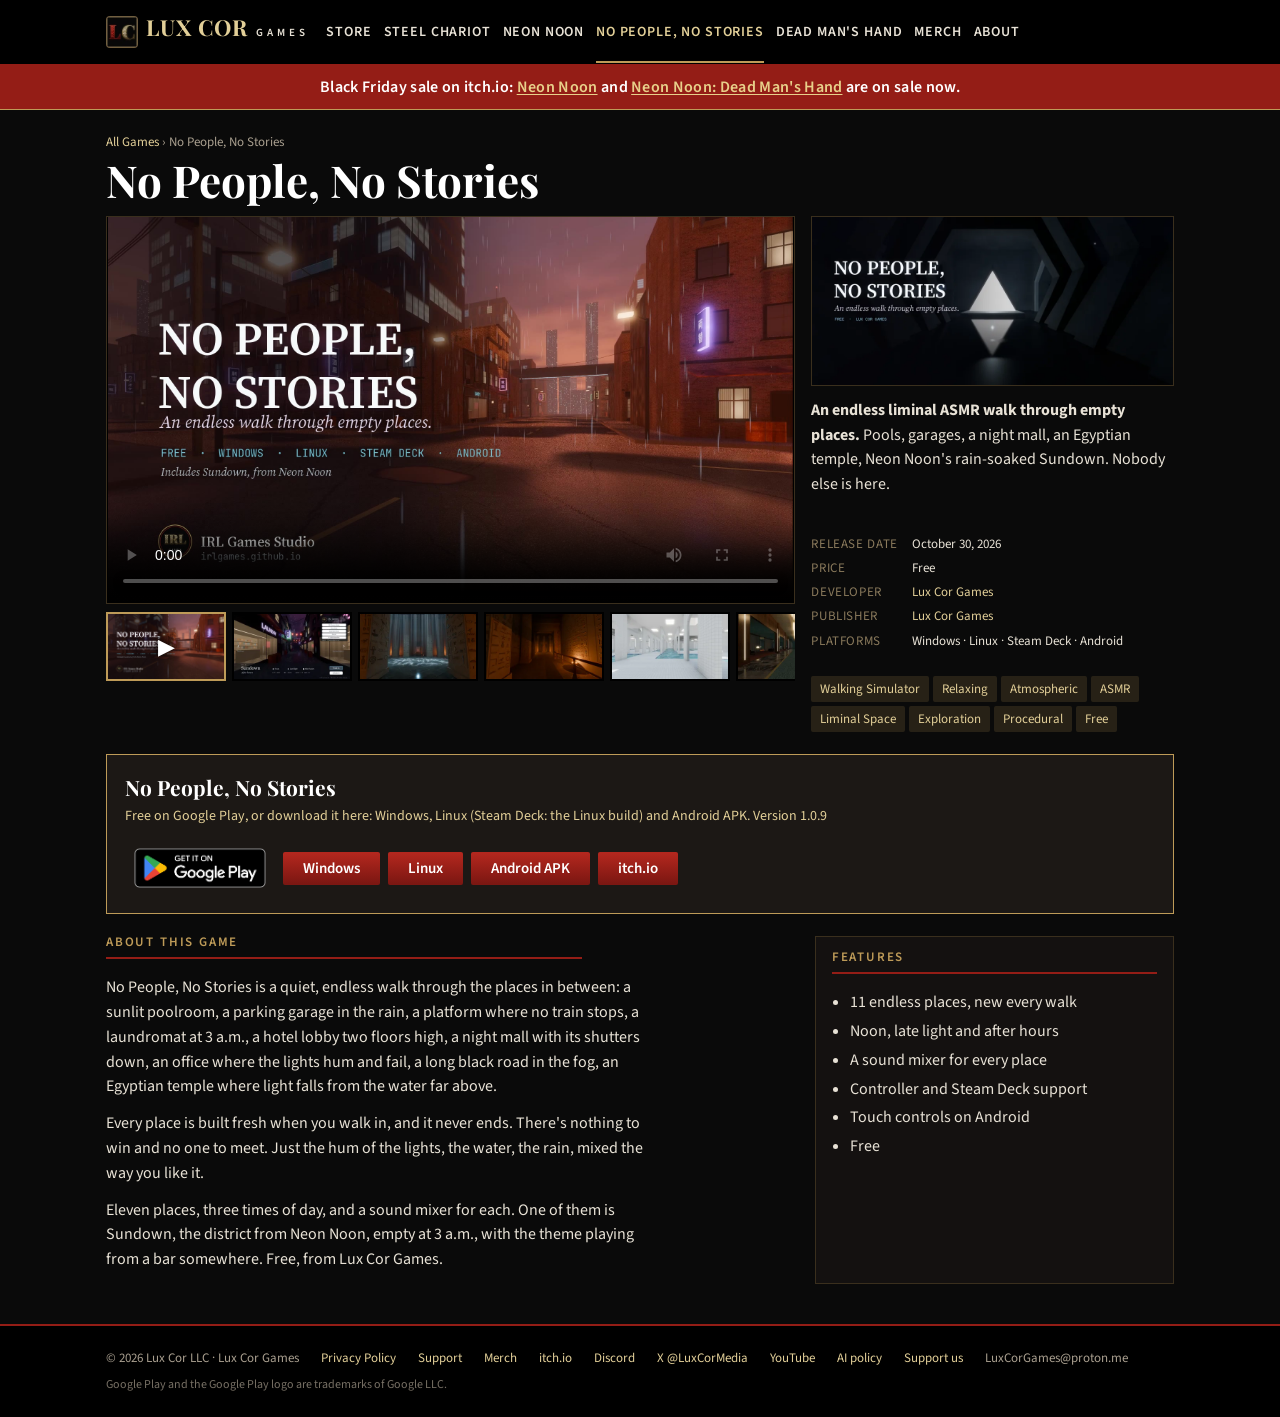
<file: no-people-no-stories.html>
<!doctype html>
<html lang="en">
<head>
<meta charset="utf-8">
<meta name="viewport" content="width=device-width, initial-scale=1, viewport-fit=cover">
<title>No People, No Stories · Lux Cor Games</title>
<meta name="description" content="An endless liminal ASMR walk through empty places. Pools, garages, a night mall, an Egyptian temple, Neon Noon's rain-soaked Sundown. Nobody else is here. Free on Windows, Linux and Android.">
<meta property="og:site_name" content="Lux Cor Games">
<meta property="og:type" content="website">
<meta property="og:title" content="No People, No Stories · Lux Cor Games">
<meta property="og:description" content="An endless liminal ASMR walk through empty places. Pools, garages, a night mall, an Egyptian temple, Neon Noon's rain-soaked Sundown. Nobody else is here. Free on Windows, Linux and Android.">
<meta property="og:url" content="https://irlgames.github.io/no-people-no-stories.html">
<meta property="og:image" content="https://irlgames.github.io/assets/img/og_npns.jpg?v=20261115b">
<meta property="og:image:width" content="1200">
<meta property="og:image:height" content="630">
<meta property="og:image:alt" content="No People, No Stories · Lux Cor Games">
<meta property="og:locale" content="en_US">
<meta name="twitter:card" content="summary_large_image">
<meta name="twitter:site" content="@LuxCorMedia">
<meta name="twitter:title" content="No People, No Stories · Lux Cor Games">
<meta name="twitter:description" content="An endless liminal ASMR walk through empty places. Pools, garages, a night mall, an Egyptian temple, Neon Noon's rain-soaked Sundown. Nobody else is here. Free on Windows, Linux and Android.">
<meta name="twitter:image" content="https://irlgames.github.io/assets/img/og_npns.jpg?v=20261115b">
<meta name="twitter:image:alt" content="No People, No Stories · Lux Cor Games">
<link rel="canonical" href="https://irlgames.github.io/no-people-no-stories.html">
<meta name="theme-color" content="#941D16">
<link rel="icon" href="assets/img/favicon.png">
<link rel="apple-touch-icon" href="assets/img/apple-touch-icon.png">
<link rel="preconnect" href="https://fonts.googleapis.com">
<link rel="stylesheet" href="https://fonts.googleapis.com/css2?family=Playfair+Display:wght@500;700;900&family=Source+Sans+3:wght@400;600&display=swap">
<link rel="stylesheet" href="assets/site.css">
</head>
<body>
<header class="top"><div class="wrap"><a class="brand" href="index.html"><img src="assets/img/luxcor_mark.webp" alt="" width="32" height="32" style="align-self:center;border-radius:4px">LUX COR <small>GAMES</small></a><nav class="nav" aria-label="Main"><a href="index.html">Store</a><a href="steel-chariot.html">Steel Chariot</a><a href="neon-noon.html">Neon Noon</a><a href="no-people-no-stories.html" aria-current="page">No People, No Stories</a><a href="dead-mans-hand.html">Dead Man's Hand</a><a href="https://luxcorgames-shop.fourthwall.com/">Merch</a><a href="about.html">About</a></nav></div></header>
<div class="sale" role="note" style="background:#941D16;color:#fff;text-align:center;padding:9px 16px;font-weight:600;letter-spacing:.02em;border-bottom:1px solid #BE9B58">Black Friday sale on itch.io: <a href="https://lux-cor-games.itch.io/neon-noon" rel="noopener">Neon Noon</a> and <a href="https://lux-cor-games.itch.io/neon-noon-dead-mans-hand" rel="noopener">Neon Noon: Dead Man's Hand</a> are on sale now.</div>
<style>.sale a{color:#E8D08A;text-decoration:underline;text-underline-offset:2px}.sale a:hover{color:#fff}</style>
<main class="wrap">
<p class="crumbs"><a href="index.html">All Games</a> &rsaquo; No People, No Stories</p>
<h1>No People, No Stories</h1>
<div class="app">
  <div class="media">
    <div class="viewer" id="viewer"><video controls preload="metadata" poster="assets/video/npns_poster.jpg" playsinline><source src="assets/video/npns_trailer.mp4" type="video/mp4"></video><img alt="" hidden></div>
    <div class="strip" id="strip"><button type="button" class="play" data-video="1" aria-current="true" aria-label="Play the trailer"><img src="assets/video/npns_poster.jpg" alt="Trailer"></button><button type="button" aria-current="false" data-full="assets/img/npns_shot_01_title.webp"><img src="assets/img/npns_shot_01_title_t.webp" alt="Title screen" loading="lazy"></button><button type="button" aria-current="false" data-full="assets/img/npns_shot_16_egypt_well.webp"><img src="assets/img/npns_shot_16_egypt_well_t.webp" alt="The Egyptian Temple" loading="lazy"></button><button type="button" aria-current="false" data-full="assets/img/npns_shot_17_egypt_hall.webp"><img src="assets/img/npns_shot_17_egypt_hall_t.webp" alt="A hall in the Egyptian Temple" loading="lazy"></button><button type="button" aria-current="false" data-full="assets/img/npns_shot_02_pools.webp"><img src="assets/img/npns_shot_02_pools_t.webp" alt="The Pools" loading="lazy"></button><button type="button" aria-current="false" data-full="assets/img/npns_shot_08_hotel.webp"><img src="assets/img/npns_shot_08_hotel_t.webp" alt="The Hotel" loading="lazy"></button><button type="button" aria-current="false" data-full="assets/img/npns_shot_12_hotel_atrium.webp"><img src="assets/img/npns_shot_12_hotel_atrium_t.webp" alt="The Hotel, two floors up" loading="lazy"></button><button type="button" aria-current="false" data-full="assets/img/npns_shot_06_mall.webp"><img src="assets/img/npns_shot_06_mall_t.webp" alt="The Night Mall" loading="lazy"></button><button type="button" aria-current="false" data-full="assets/img/npns_shot_15_mall_court.webp"><img src="assets/img/npns_shot_15_mall_court_t.webp" alt="A court in the Night Mall" loading="lazy"></button><button type="button" aria-current="false" data-full="assets/img/npns_shot_14_road.webp"><img src="assets/img/npns_shot_14_road_t.webp" alt="Long Black Road" loading="lazy"></button><button type="button" aria-current="false" data-full="assets/img/npns_shot_13_office.webp"><img src="assets/img/npns_shot_13_office_t.webp" alt="The Back Office" loading="lazy"></button><button type="button" aria-current="false" data-full="assets/img/npns_shot_09_sundown.webp"><img src="assets/img/npns_shot_09_sundown_t.webp" alt="Sundown, after hours" loading="lazy"></button><button type="button" aria-current="false" data-full="assets/img/npns_shot_05_laundromat.webp"><img src="assets/img/npns_shot_05_laundromat_t.webp" alt="The Laundromat" loading="lazy"></button><button type="button" aria-current="false" data-full="assets/img/npns_shot_07_temple.webp"><img src="assets/img/npns_shot_07_temple_t.webp" alt="The Void Temple" loading="lazy"></button><button type="button" aria-current="false" data-full="assets/img/npns_shot_03_garage.webp"><img src="assets/img/npns_shot_03_garage_t.webp" alt="The Garage" loading="lazy"></button><button type="button" aria-current="false" data-full="assets/img/npns_shot_04_platform.webp"><img src="assets/img/npns_shot_04_platform_t.webp" alt="The Platform" loading="lazy"></button><button type="button" aria-current="false" data-full="assets/img/npns_shot_10_sundown_late.webp"><img src="assets/img/npns_shot_10_sundown_late_t.webp" alt="Sundown, late light" loading="lazy"></button><button type="button" aria-current="false" data-full="assets/img/npns_shot_18_egypt_sanctum.webp"><img src="assets/img/npns_shot_18_egypt_sanctum_t.webp" alt="A sanctum in the Egyptian Temple" loading="lazy"></button><button type="button" aria-current="false" data-full="assets/img/npns_shot_11_places.webp"><img src="assets/img/npns_shot_11_places_t.webp" alt="Where would you like to wander?" loading="lazy"></button></div>
  </div>
  <aside class="side">
    <img class="capimg" src="assets/img/npns_capsule.webp" alt="No People, No Stories">
    <p><b>An endless liminal ASMR walk through empty places.</b> Pools, garages, a night mall, an Egyptian temple, Neon Noon's rain-soaked Sundown. Nobody else is here.</p>
    <dl class="facts"><dt>Release date</dt><dd>October 30, 2026</dd><dt>Price</dt><dd>Free</dd><dt>Developer</dt><dd><a href="index.html">Lux Cor Games</a></dd>
<dt>Publisher</dt><dd><a href="index.html">Lux Cor Games</a></dd><dt>Platforms</dt><dd>Windows · Linux · Steam Deck · Android</dd></dl>
    <div class="tags"><span class="tag">Walking Simulator</span><span class="tag">Relaxing</span><span class="tag">Atmospheric</span><span class="tag">ASMR</span><span class="tag">Liminal Space</span><span class="tag">Exploration</span><span class="tag">Procedural</span><span class="tag">Free</span></div>
  </aside>
</div>
<div class="buy"><div><h2>No People, No Stories</h2><p>Free on Google Play, or download it here: Windows, Linux (Steam Deck: the Linux build) and Android APK. Version 1.0.9</p></div><div style="display:flex;gap:8px;flex-wrap:wrap;align-items:center"><a class="play" href="https://play.google.com/store/apps/details?id=com.irlgamesstudio.nopeoplenostories" rel="noopener"><img src="assets/img/google-play-badge.png" alt="Get it on Google Play" height="58" width="150"></a><a class="btn" href="https://github.com/IRLGames/irlgames.github.io/releases/download/no-people-no-stories-v1.0.9/NoPeopleNoStories-1.0.9-windows.zip">Windows</a><a class="btn" href="https://github.com/IRLGames/irlgames.github.io/releases/download/no-people-no-stories-v1.0.9/NoPeopleNoStories-1.0.9-linux.tar.gz">Linux</a><a class="btn" href="https://github.com/IRLGames/irlgames.github.io/releases/download/no-people-no-stories-v1.0.9/NoPeopleNoStories-1.0.9-android.apk">Android APK</a><a class="btn" href="https://lux-cor-games.itch.io/no-people-no-stories" rel="noopener">itch.io</a></div></div>
<div class="cols">
  <section class="about"><p class="h-label">About this game</p><p>No People, No Stories is a quiet, endless walk through the places in between: a sunlit poolroom, a parking garage in the rain, a platform where no train stops, a laundromat at 3 a.m., a hotel lobby two floors high, a night mall with its shutters down, an office where the lights hum and fail, a long black road in the fog, an Egyptian temple where light falls from the water far above.</p><p>Every place is built fresh when you walk in, and it never ends. There's nothing to win and no one to meet. Just the hum of the lights, the water, the rain, mixed the way you like it.</p><p>Eleven places, three times of day, and a sound mixer for each. One of them is Sundown, the district from Neon Noon, empty at 3 a.m., with the theme playing from a bar somewhere. Free, from Lux Cor Games.</p></section>
  <aside class="panel"><p class="h-label">Features</p><ul><li>11 endless places, new every walk</li><li>Noon, late light and after hours</li><li>A sound mixer for every place</li><li>Controller and Steam Deck support</li><li>Touch controls on Android</li><li>Free</li></ul></aside>
</div>
</main>
<footer><div class="wrap"><span>© 2026 Lux Cor LLC · Lux Cor Games</span><a href="privacy.html">Privacy Policy</a><a href="support.html">Support</a><a href="https://luxcorgames-shop.fourthwall.com/" rel="noopener">Merch</a><a href="https://lux-cor-games.itch.io/" rel="noopener">itch.io</a><a href="https://discord.gg/7yDTUyphKN" rel="noopener">Discord</a><a href="https://x.com/LuxCorMedia" rel="noopener">X @LuxCorMedia</a><a href="https://www.youtube.com/@LuxCorGames" rel="noopener">YouTube</a><a href="ai-policy.html">AI policy</a><a href="about.html#support-us">Support us</a><span>LuxCorGames@proton.me</span><span class="tm">Google Play and the Google Play logo are trademarks of Google LLC.</span></div></footer>
<script src="assets/site.js"></script>
</body>
</html>
</file>
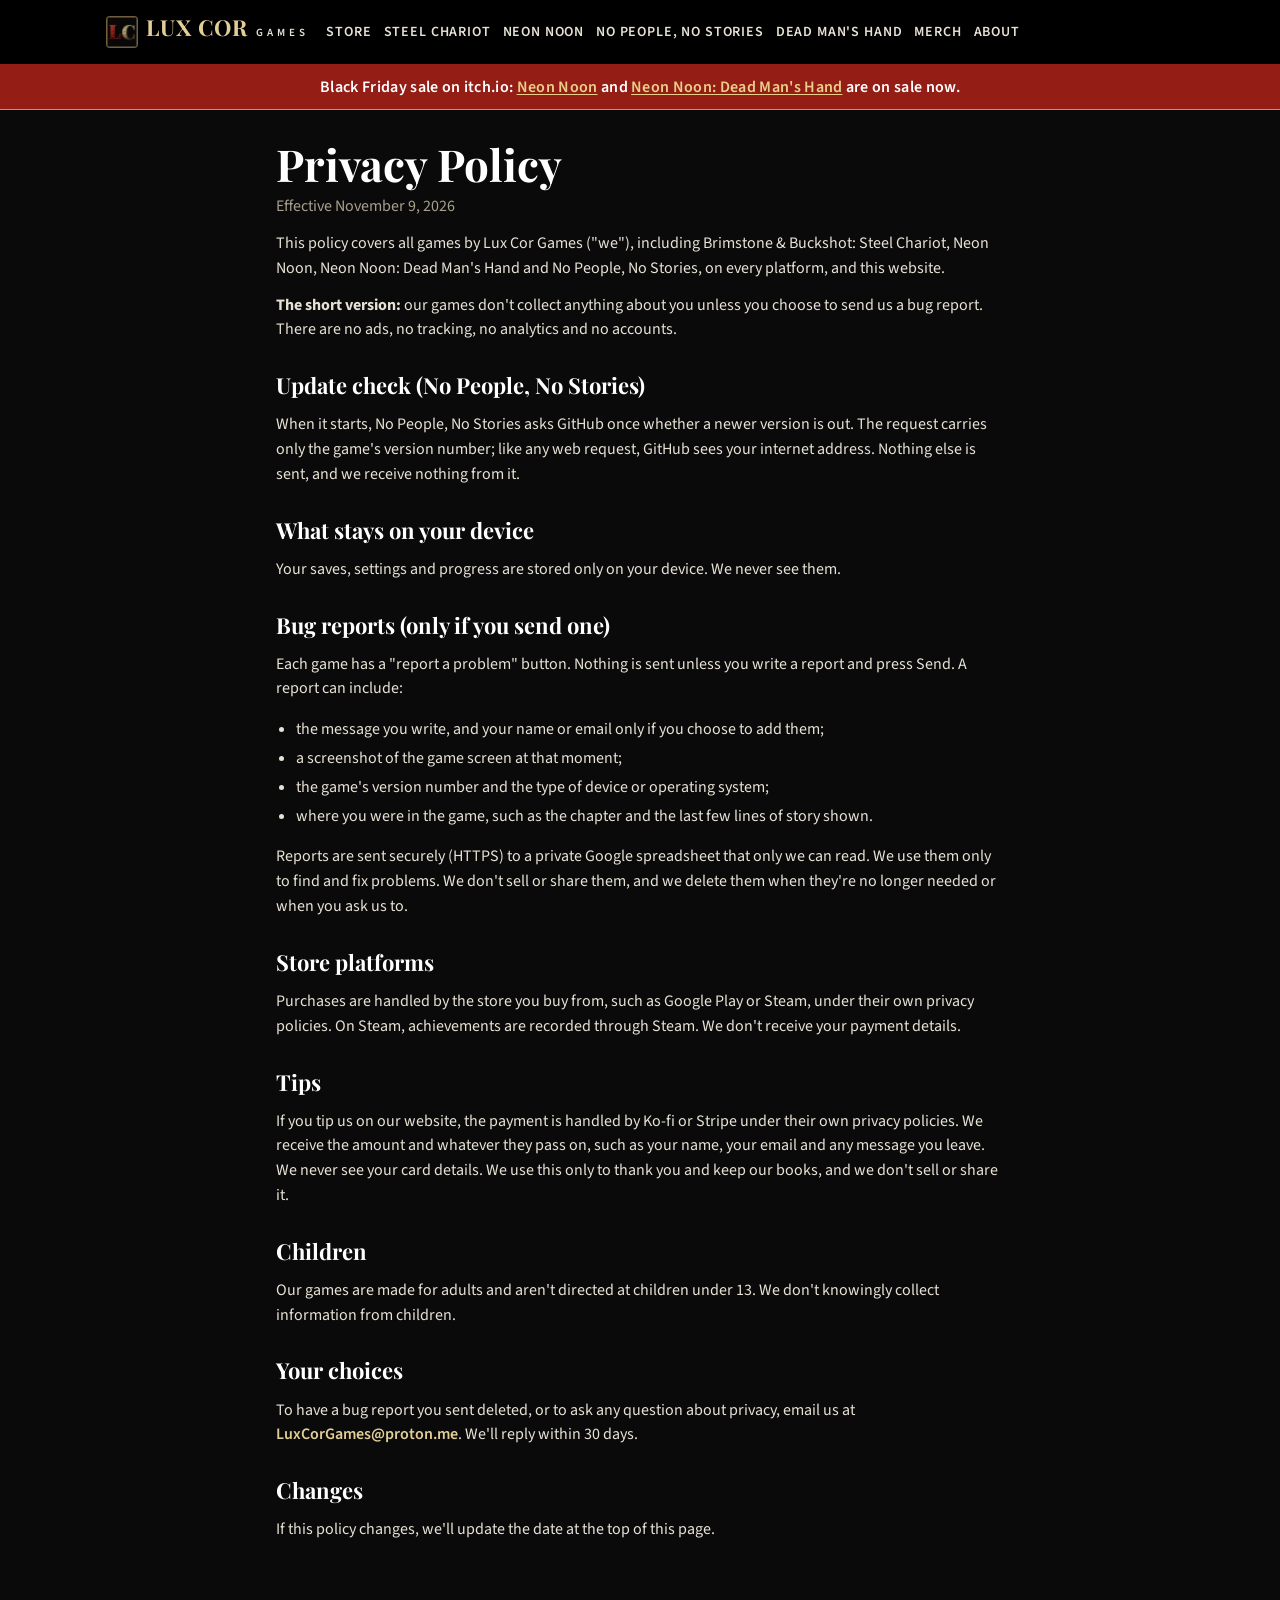
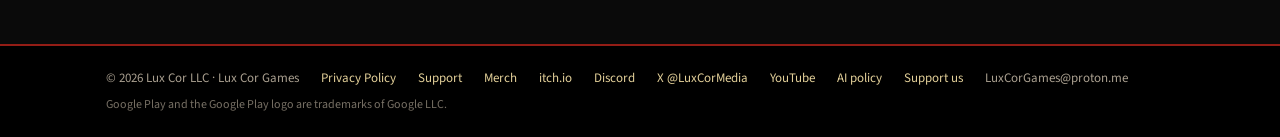
<file: privacy.html>
<!doctype html>
<html lang="en">
<head>
<meta charset="utf-8">
<meta name="viewport" content="width=device-width, initial-scale=1, viewport-fit=cover">
<title>Privacy Policy · Lux Cor Games</title>
<meta name="description" content="Privacy policy for Lux Cor Games games.">
<meta property="og:site_name" content="Lux Cor Games">
<meta property="og:type" content="website">
<meta property="og:title" content="Privacy Policy · Lux Cor Games">
<meta property="og:description" content="Privacy policy for Lux Cor Games games.">
<meta property="og:url" content="https://irlgames.github.io/privacy.html">
<meta property="og:image" content="https://irlgames.github.io/assets/img/og_home.jpg?v=20261115b">
<meta property="og:image:width" content="1200">
<meta property="og:image:height" content="630">
<meta property="og:image:alt" content="Privacy Policy · Lux Cor Games">
<meta property="og:locale" content="en_US">
<meta name="twitter:card" content="summary_large_image">
<meta name="twitter:site" content="@LuxCorMedia">
<meta name="twitter:title" content="Privacy Policy · Lux Cor Games">
<meta name="twitter:description" content="Privacy policy for Lux Cor Games games.">
<meta name="twitter:image" content="https://irlgames.github.io/assets/img/og_home.jpg?v=20261115b">
<meta name="twitter:image:alt" content="Privacy Policy · Lux Cor Games">
<link rel="canonical" href="https://irlgames.github.io/privacy.html">
<meta name="theme-color" content="#941D16">
<link rel="icon" href="assets/img/favicon.png">
<link rel="apple-touch-icon" href="assets/img/apple-touch-icon.png">
<link rel="preconnect" href="https://fonts.googleapis.com">
<link rel="stylesheet" href="https://fonts.googleapis.com/css2?family=Playfair+Display:wght@500;700;900&family=Source+Sans+3:wght@400;600&display=swap">
<link rel="stylesheet" href="assets/site.css">
</head>
<body>
<header class="top"><div class="wrap"><a class="brand" href="index.html"><img src="assets/img/luxcor_mark.webp" alt="" width="32" height="32" style="align-self:center;border-radius:4px">LUX COR <small>GAMES</small></a><nav class="nav" aria-label="Main"><a href="index.html">Store</a><a href="steel-chariot.html">Steel Chariot</a><a href="neon-noon.html">Neon Noon</a><a href="no-people-no-stories.html">No People, No Stories</a><a href="dead-mans-hand.html">Dead Man's Hand</a><a href="https://luxcorgames-shop.fourthwall.com/">Merch</a><a href="about.html">About</a></nav></div></header>
<div class="sale" role="note" style="background:#941D16;color:#fff;text-align:center;padding:9px 16px;font-weight:600;letter-spacing:.02em;border-bottom:1px solid #BE9B58">Black Friday sale on itch.io: <a href="https://lux-cor-games.itch.io/neon-noon" rel="noopener">Neon Noon</a> and <a href="https://lux-cor-games.itch.io/neon-noon-dead-mans-hand" rel="noopener">Neon Noon: Dead Man's Hand</a> are on sale now.</div>
<style>.sale a{color:#E8D08A;text-decoration:underline;text-underline-offset:2px}.sale a:hover{color:#fff}</style>
<main class="wrap doc"><h1>Privacy Policy</h1><p class="muted">Effective November 9, 2026</p>
<p>This policy covers all games by Lux Cor Games ("we"), including Brimstone &amp; Buckshot: Steel Chariot, Neon Noon, Neon Noon: Dead Man's Hand and No People, No Stories, on every platform, and this website.</p>
<p><b>The short version:</b> our games don't collect anything about you unless you choose to send us a bug report. There are no ads, no tracking, no analytics and no accounts.</p>
<h2>Update check (No People, No Stories)</h2><p>When it starts, No People, No Stories asks GitHub once whether a newer version is out. The request carries only the game's version number; like any web request, GitHub sees your internet address. Nothing else is sent, and we receive nothing from it.</p>
<h2>What stays on your device</h2><p>Your saves, settings and progress are stored only on your device. We never see them.</p>
<h2>Bug reports (only if you send one)</h2><p>Each game has a "report a problem" button. Nothing is sent unless you write a report and press Send. A report can include:</p>
<ul><li>the message you write, and your name or email only if you choose to add them;</li><li>a screenshot of the game screen at that moment;</li>
<li>the game's version number and the type of device or operating system;</li><li>where you were in the game, such as the chapter and the last few lines of story shown.</li></ul>
<p>Reports are sent securely (HTTPS) to a private Google spreadsheet that only we can read. We use them only to find and fix problems. We don't sell or share them, and we delete them when they're no longer needed or when you ask us to.</p>
<h2>Store platforms</h2><p>Purchases are handled by the store you buy from, such as Google Play or Steam, under their own privacy policies. On Steam, achievements are recorded through Steam. We don't receive your payment details.</p>
<h2>Tips</h2><p>If you tip us on our website, the payment is handled by Ko-fi or Stripe under their own privacy policies. We receive the amount and whatever they pass on, such as your name, your email and any message you leave. We never see your card details. We use this only to thank you and keep our books, and we don't sell or share it.</p>
<h2>Children</h2><p>Our games are made for adults and aren't directed at children under 13. We don't knowingly collect information from children.</p>
<h2>Your choices</h2><p>To have a bug report you sent deleted, or to ask any question about privacy, email us at <span class="mail">LuxCorGames@proton.me</span>. We'll reply within 30 days.</p>
<h2>Changes</h2><p>If this policy changes, we'll update the date at the top of this page.</p></main>
<footer><div class="wrap"><span>© 2026 Lux Cor LLC · Lux Cor Games</span><a href="privacy.html">Privacy Policy</a><a href="support.html">Support</a><a href="https://luxcorgames-shop.fourthwall.com/" rel="noopener">Merch</a><a href="https://lux-cor-games.itch.io/" rel="noopener">itch.io</a><a href="https://discord.gg/7yDTUyphKN" rel="noopener">Discord</a><a href="https://x.com/LuxCorMedia" rel="noopener">X @LuxCorMedia</a><a href="https://www.youtube.com/@LuxCorGames" rel="noopener">YouTube</a><a href="ai-policy.html">AI policy</a><a href="about.html#support-us">Support us</a><span>LuxCorGames@proton.me</span><span class="tm">Google Play and the Google Play logo are trademarks of Google LLC.</span></div></footer>
<script src="assets/site.js"></script>
</body>
</html>
</file>
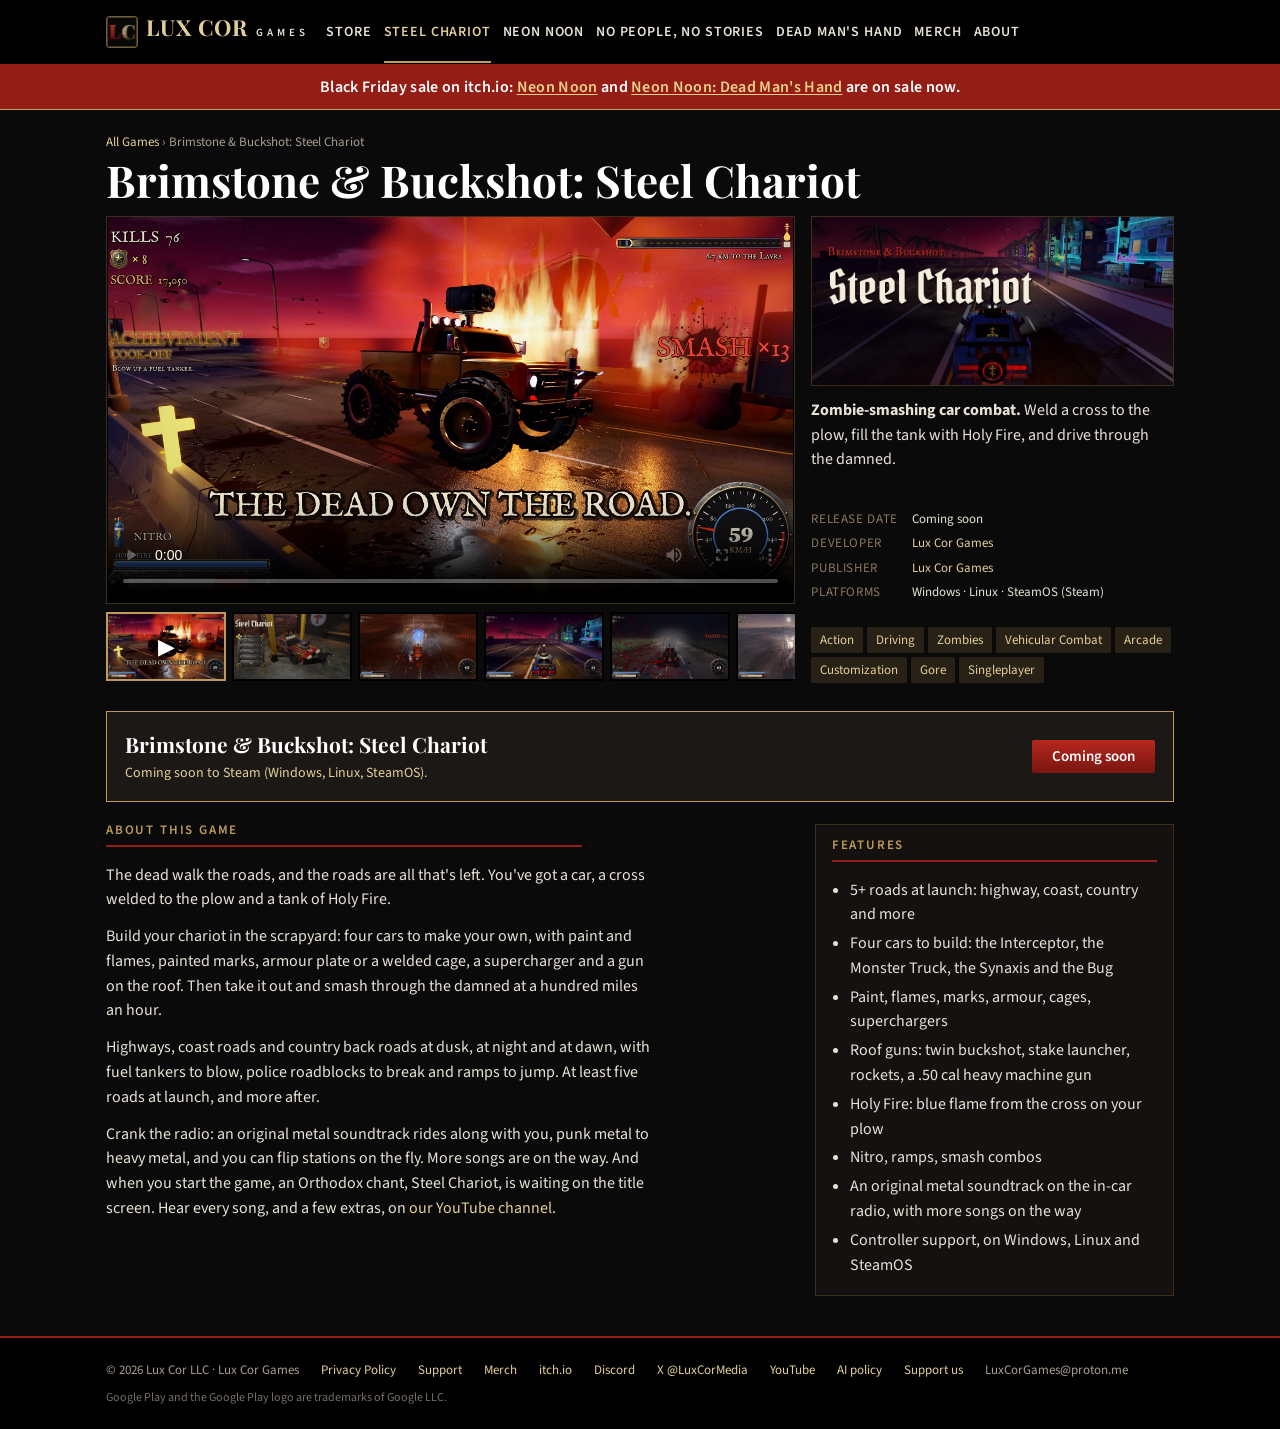
<file: steel-chariot.html>
<!doctype html>
<html lang="en">
<head>
<meta charset="utf-8">
<meta name="viewport" content="width=device-width, initial-scale=1, viewport-fit=cover">
<title>Brimstone & Buckshot: Steel Chariot · Lux Cor Games</title>
<meta name="description" content="Zombie-smashing car combat. Weld a cross to the plow, fill the tank with Holy Fire, and drive through the damned. Coming soon to Steam for Windows, Linux and SteamOS.">
<meta property="og:site_name" content="Lux Cor Games">
<meta property="og:type" content="website">
<meta property="og:title" content="Brimstone & Buckshot: Steel Chariot · Lux Cor Games">
<meta property="og:description" content="Zombie-smashing car combat. Weld a cross to the plow, fill the tank with Holy Fire, and drive through the damned. Coming soon to Steam for Windows, Linux and SteamOS.">
<meta property="og:url" content="https://irlgames.github.io/steel-chariot.html">
<meta property="og:image" content="https://irlgames.github.io/assets/img/og_bb.jpg?v=20261115b">
<meta property="og:image:width" content="1200">
<meta property="og:image:height" content="630">
<meta property="og:image:alt" content="Brimstone & Buckshot: Steel Chariot · Lux Cor Games">
<meta property="og:locale" content="en_US">
<meta name="twitter:card" content="summary_large_image">
<meta name="twitter:site" content="@LuxCorMedia">
<meta name="twitter:title" content="Brimstone & Buckshot: Steel Chariot · Lux Cor Games">
<meta name="twitter:description" content="Zombie-smashing car combat. Weld a cross to the plow, fill the tank with Holy Fire, and drive through the damned. Coming soon to Steam for Windows, Linux and SteamOS.">
<meta name="twitter:image" content="https://irlgames.github.io/assets/img/og_bb.jpg?v=20261115b">
<meta name="twitter:image:alt" content="Brimstone & Buckshot: Steel Chariot · Lux Cor Games">
<link rel="canonical" href="https://irlgames.github.io/steel-chariot.html">
<meta name="theme-color" content="#941D16">
<link rel="icon" href="assets/img/favicon.png">
<link rel="apple-touch-icon" href="assets/img/apple-touch-icon.png">
<link rel="preconnect" href="https://fonts.googleapis.com">
<link rel="stylesheet" href="https://fonts.googleapis.com/css2?family=Playfair+Display:wght@500;700;900&family=Source+Sans+3:wght@400;600&display=swap">
<link rel="stylesheet" href="assets/site.css">
</head>
<body>
<header class="top"><div class="wrap"><a class="brand" href="index.html"><img src="assets/img/luxcor_mark.webp" alt="" width="32" height="32" style="align-self:center;border-radius:4px">LUX COR <small>GAMES</small></a><nav class="nav" aria-label="Main"><a href="index.html">Store</a><a href="steel-chariot.html" aria-current="page">Steel Chariot</a><a href="neon-noon.html">Neon Noon</a><a href="no-people-no-stories.html">No People, No Stories</a><a href="dead-mans-hand.html">Dead Man's Hand</a><a href="https://luxcorgames-shop.fourthwall.com/">Merch</a><a href="about.html">About</a></nav></div></header>
<div class="sale" role="note" style="background:#941D16;color:#fff;text-align:center;padding:9px 16px;font-weight:600;letter-spacing:.02em;border-bottom:1px solid #BE9B58">Black Friday sale on itch.io: <a href="https://lux-cor-games.itch.io/neon-noon" rel="noopener">Neon Noon</a> and <a href="https://lux-cor-games.itch.io/neon-noon-dead-mans-hand" rel="noopener">Neon Noon: Dead Man's Hand</a> are on sale now.</div>
<style>.sale a{color:#E8D08A;text-decoration:underline;text-underline-offset:2px}.sale a:hover{color:#fff}</style>
<main class="wrap">
<p class="crumbs"><a href="index.html">All Games</a> &rsaquo; Brimstone & Buckshot: Steel Chariot</p>
<h1>Brimstone & Buckshot: Steel Chariot</h1>
<div class="app">
  <div class="media">
    <div class="viewer" id="viewer"><video controls preload="metadata" poster="assets/video/bb_poster.jpg" playsinline><source src="assets/video/bb_trailer.mp4" type="video/mp4"></video><img alt="" hidden></div>
    <div class="strip" id="strip"><button type="button" class="play" data-video="1" aria-current="true" aria-label="Play the trailer"><img src="assets/video/bb_poster.jpg" alt="Trailer"></button><button type="button" aria-current="false" data-full="assets/img/bb_shot_01_title.webp"><img src="assets/img/bb_shot_01_title_t.webp" alt="Title screen" loading="lazy"></button><button type="button" aria-current="false" data-full="assets/img/bb_shot_02_holy.webp"><img src="assets/img/bb_shot_02_holy_t.webp" alt="Holy Fire on the highway at dusk" loading="lazy"></button><button type="button" aria-current="false" data-full="assets/img/bb_shot_05_coast.webp"><img src="assets/img/bb_shot_05_coast_t.webp" alt="The coast road at night" loading="lazy"></button><button type="button" aria-current="false" data-full="assets/img/bb_shot_08_corn.webp"><img src="assets/img/bb_shot_08_corn_t.webp" alt="Corn country at night" loading="lazy"></button><button type="button" aria-current="false" data-full="assets/img/bb_shot_03_nitro.webp"><img src="assets/img/bb_shot_03_nitro_t.webp" alt="Nitro on the highway at dawn" loading="lazy"></button><button type="button" aria-current="false" data-full="assets/img/bb_shot_06_strip.webp"><img src="assets/img/bb_shot_06_strip_t.webp" alt="The neon strip" loading="lazy"></button><button type="button" aria-current="false" data-full="assets/img/bb_shot_07_bridge.webp"><img src="assets/img/bb_shot_07_bridge_t.webp" alt="The causeway gates" loading="lazy"></button><button type="button" aria-current="false" data-full="assets/img/bb_shot_09_cows.webp"><img src="assets/img/bb_shot_09_cows_t.webp" alt="Cattle on the road" loading="lazy"></button><button type="button" aria-current="false" data-full="assets/img/bb_shot_10_farm.webp"><img src="assets/img/bb_shot_10_farm_t.webp" alt="Farm country at dawn" loading="lazy"></button><button type="button" aria-current="false" data-full="assets/img/bb_shot_11_close.webp"><img src="assets/img/bb_shot_11_close_t.webp" alt="The Interceptor, up close" loading="lazy"></button><button type="button" aria-current="false" data-full="assets/img/bb_shot_14_truck.webp"><img src="assets/img/bb_shot_14_truck_t.webp" alt="The Monster Truck in the scrapyard" loading="lazy"></button><button type="button" aria-current="false" data-full="assets/img/bb_shot_13_lift.webp"><img src="assets/img/bb_shot_13_lift_t.webp" alt="Paint and flames on the lift" loading="lazy"></button><button type="button" aria-current="false" data-full="assets/img/bb_shot_12_marks.webp"><img src="assets/img/bb_shot_12_marks_t.webp" alt="Painted marks" loading="lazy"></button></div>
  </div>
  <aside class="side">
    <img class="capimg" src="assets/img/bb_capsule.webp" alt="Brimstone & Buckshot: Steel Chariot">
    <p><b>Zombie-smashing car combat.</b> Weld a cross to the plow, fill the tank with Holy Fire, and drive through the damned.</p>
    <dl class="facts"><dt>Release date</dt><dd>Coming soon</dd><dt>Developer</dt><dd><a href="index.html">Lux Cor Games</a></dd>
<dt>Publisher</dt><dd><a href="index.html">Lux Cor Games</a></dd><dt>Platforms</dt><dd>Windows · Linux · SteamOS (Steam)</dd></dl>
    <div class="tags"><span class="tag">Action</span><span class="tag">Driving</span><span class="tag">Zombies</span><span class="tag">Vehicular Combat</span><span class="tag">Arcade</span><span class="tag">Customization</span><span class="tag">Gore</span><span class="tag">Singleplayer</span></div>
  </aside>
</div>
<div class="buy"><div><h2>Brimstone & Buckshot: Steel Chariot</h2><p>Coming soon to Steam (Windows, Linux, SteamOS).</p></div><span class="btn">Coming soon</span></div>
<div class="cols">
  <section class="about"><p class="h-label">About this game</p><p>The dead walk the roads, and the roads are all that's left. You've got a car, a cross welded to the plow and a tank of Holy Fire.</p><p>Build your chariot in the scrapyard: four cars to make your own, with paint and flames, painted marks, armour plate or a welded cage, a supercharger and a gun on the roof. Then take it out and smash through the damned at a hundred miles an hour.</p><p>Highways, coast roads and country back roads at dusk, at night and at dawn, with fuel tankers to blow, police roadblocks to break and ramps to jump. At least five roads at launch, and more after.</p><p>Crank the radio: an original metal soundtrack rides along with you, punk metal to heavy metal, and you can flip stations on the fly. More songs are on the way. And when you start the game, an Orthodox chant, Steel Chariot, is waiting on the title screen. Hear every song, and a few extras, on <a href="https://www.youtube.com/@LuxCorGames" rel="noopener">our YouTube channel</a>.</p></section>
  <aside class="panel"><p class="h-label">Features</p><ul><li>5+ roads at launch: highway, coast, country and more</li><li>Four cars to build: the Interceptor, the Monster Truck, the Synaxis and the Bug</li><li>Paint, flames, marks, armour, cages, superchargers</li><li>Roof guns: twin buckshot, stake launcher, rockets, a .50 cal heavy machine gun</li><li>Holy Fire: blue flame from the cross on your plow</li><li>Nitro, ramps, smash combos</li><li>An original metal soundtrack on the in-car radio, with more songs on the way</li><li>Controller support, on Windows, Linux and SteamOS</li></ul></aside>
</div>
</main>
<footer><div class="wrap"><span>© 2026 Lux Cor LLC · Lux Cor Games</span><a href="privacy.html">Privacy Policy</a><a href="support.html">Support</a><a href="https://luxcorgames-shop.fourthwall.com/" rel="noopener">Merch</a><a href="https://lux-cor-games.itch.io/" rel="noopener">itch.io</a><a href="https://discord.gg/7yDTUyphKN" rel="noopener">Discord</a><a href="https://x.com/LuxCorMedia" rel="noopener">X @LuxCorMedia</a><a href="https://www.youtube.com/@LuxCorGames" rel="noopener">YouTube</a><a href="ai-policy.html">AI policy</a><a href="about.html#support-us">Support us</a><span>LuxCorGames@proton.me</span><span class="tm">Google Play and the Google Play logo are trademarks of Google LLC.</span></div></footer>
<script src="assets/site.js"></script>
</body>
</html>
</file>
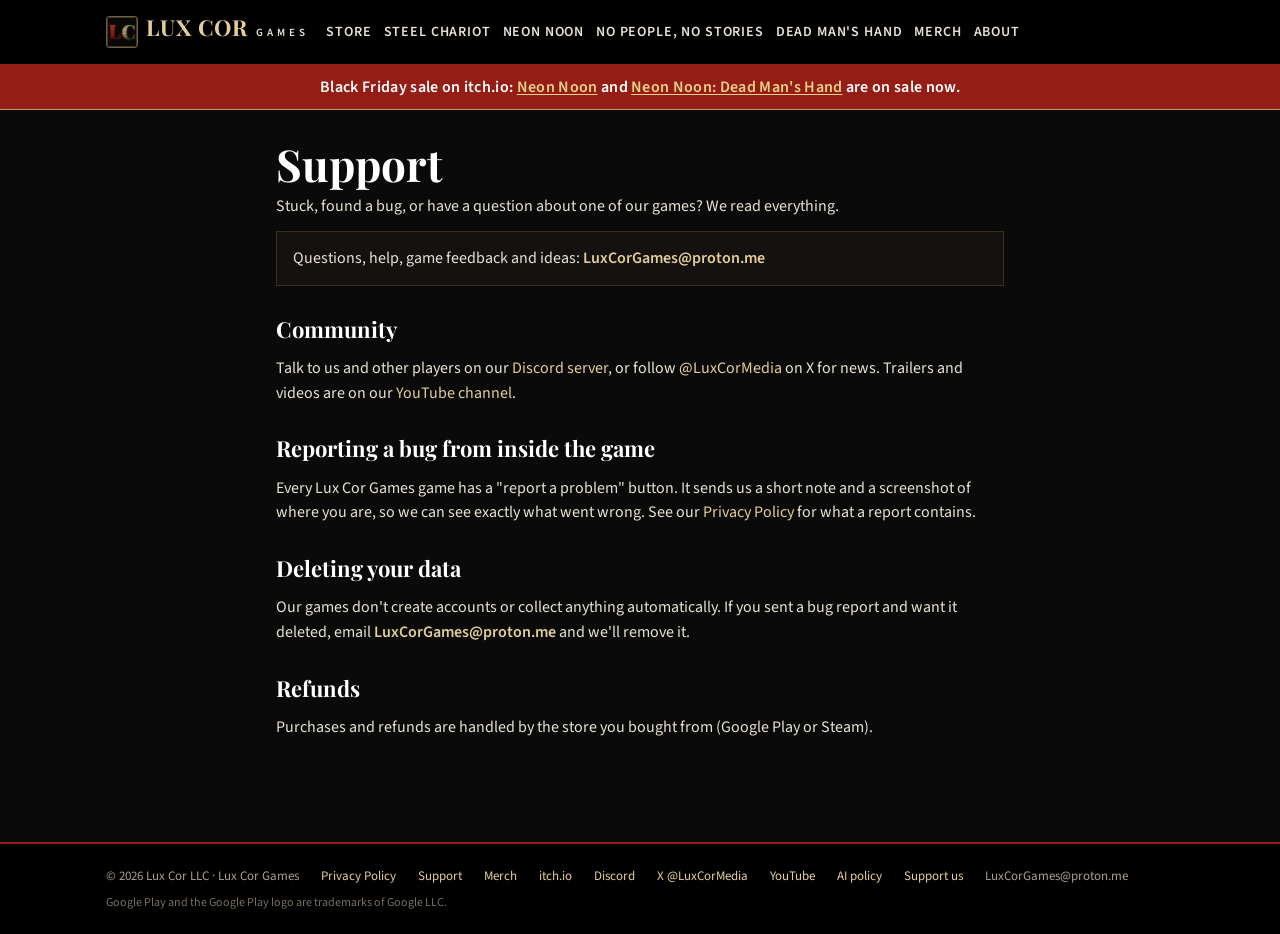
<file: support.html>
<!doctype html>
<html lang="en">
<head>
<meta charset="utf-8">
<meta name="viewport" content="width=device-width, initial-scale=1, viewport-fit=cover">
<title>Support · Lux Cor Games</title>
<meta name="description" content="Help and contact for Lux Cor Games games.">
<meta property="og:site_name" content="Lux Cor Games">
<meta property="og:type" content="website">
<meta property="og:title" content="Support · Lux Cor Games">
<meta property="og:description" content="Help and contact for Lux Cor Games games.">
<meta property="og:url" content="https://irlgames.github.io/support.html">
<meta property="og:image" content="https://irlgames.github.io/assets/img/og_home.jpg?v=20261115b">
<meta property="og:image:width" content="1200">
<meta property="og:image:height" content="630">
<meta property="og:image:alt" content="Support · Lux Cor Games">
<meta property="og:locale" content="en_US">
<meta name="twitter:card" content="summary_large_image">
<meta name="twitter:site" content="@LuxCorMedia">
<meta name="twitter:title" content="Support · Lux Cor Games">
<meta name="twitter:description" content="Help and contact for Lux Cor Games games.">
<meta name="twitter:image" content="https://irlgames.github.io/assets/img/og_home.jpg?v=20261115b">
<meta name="twitter:image:alt" content="Support · Lux Cor Games">
<link rel="canonical" href="https://irlgames.github.io/support.html">
<meta name="theme-color" content="#941D16">
<link rel="icon" href="assets/img/favicon.png">
<link rel="apple-touch-icon" href="assets/img/apple-touch-icon.png">
<link rel="preconnect" href="https://fonts.googleapis.com">
<link rel="stylesheet" href="https://fonts.googleapis.com/css2?family=Playfair+Display:wght@500;700;900&family=Source+Sans+3:wght@400;600&display=swap">
<link rel="stylesheet" href="assets/site.css">
</head>
<body>
<header class="top"><div class="wrap"><a class="brand" href="index.html"><img src="assets/img/luxcor_mark.webp" alt="" width="32" height="32" style="align-self:center;border-radius:4px">LUX COR <small>GAMES</small></a><nav class="nav" aria-label="Main"><a href="index.html">Store</a><a href="steel-chariot.html">Steel Chariot</a><a href="neon-noon.html">Neon Noon</a><a href="no-people-no-stories.html">No People, No Stories</a><a href="dead-mans-hand.html">Dead Man's Hand</a><a href="https://luxcorgames-shop.fourthwall.com/">Merch</a><a href="about.html">About</a></nav></div></header>
<div class="sale" role="note" style="background:#941D16;color:#fff;text-align:center;padding:9px 16px;font-weight:600;letter-spacing:.02em;border-bottom:1px solid #BE9B58">Black Friday sale on itch.io: <a href="https://lux-cor-games.itch.io/neon-noon" rel="noopener">Neon Noon</a> and <a href="https://lux-cor-games.itch.io/neon-noon-dead-mans-hand" rel="noopener">Neon Noon: Dead Man's Hand</a> are on sale now.</div>
<style>.sale a{color:#E8D08A;text-decoration:underline;text-underline-offset:2px}.sale a:hover{color:#fff}</style>
<main class="wrap doc"><h1>Support</h1>
<p>Stuck, found a bug, or have a question about one of our games? We read everything.</p>
<div class="panel"><p style="margin:0">Questions, help, game feedback and ideas: <span class="mail">LuxCorGames@proton.me</span></p></div>
<h2>Community</h2><p>Talk to us and other players on our <a href="https://discord.gg/7yDTUyphKN" rel="noopener">Discord server</a>, or follow <a href="https://x.com/LuxCorMedia" rel="noopener">@LuxCorMedia</a> on X for news. Trailers and videos are on our <a href="https://www.youtube.com/@LuxCorGames" rel="noopener">YouTube channel</a>.</p>
<h2>Reporting a bug from inside the game</h2><p>Every Lux Cor Games game has a "report a problem" button. It sends us a short note and a screenshot of where you are, so we can see exactly what went wrong. See our <a href="privacy.html">Privacy Policy</a> for what a report contains.</p>
<h2>Deleting your data</h2><p>Our games don't create accounts or collect anything automatically. If you sent a bug report and want it deleted, email <span class="mail">LuxCorGames@proton.me</span> and we'll remove it.</p>
<h2>Refunds</h2><p>Purchases and refunds are handled by the store you bought from (Google Play or Steam).</p></main>
<footer><div class="wrap"><span>© 2026 Lux Cor LLC · Lux Cor Games</span><a href="privacy.html">Privacy Policy</a><a href="support.html">Support</a><a href="https://luxcorgames-shop.fourthwall.com/" rel="noopener">Merch</a><a href="https://lux-cor-games.itch.io/" rel="noopener">itch.io</a><a href="https://discord.gg/7yDTUyphKN" rel="noopener">Discord</a><a href="https://x.com/LuxCorMedia" rel="noopener">X @LuxCorMedia</a><a href="https://www.youtube.com/@LuxCorGames" rel="noopener">YouTube</a><a href="ai-policy.html">AI policy</a><a href="about.html#support-us">Support us</a><span>LuxCorGames@proton.me</span><span class="tm">Google Play and the Google Play logo are trademarks of Google LLC.</span></div></footer>
<script src="assets/site.js"></script>
</body>
</html>
</file>
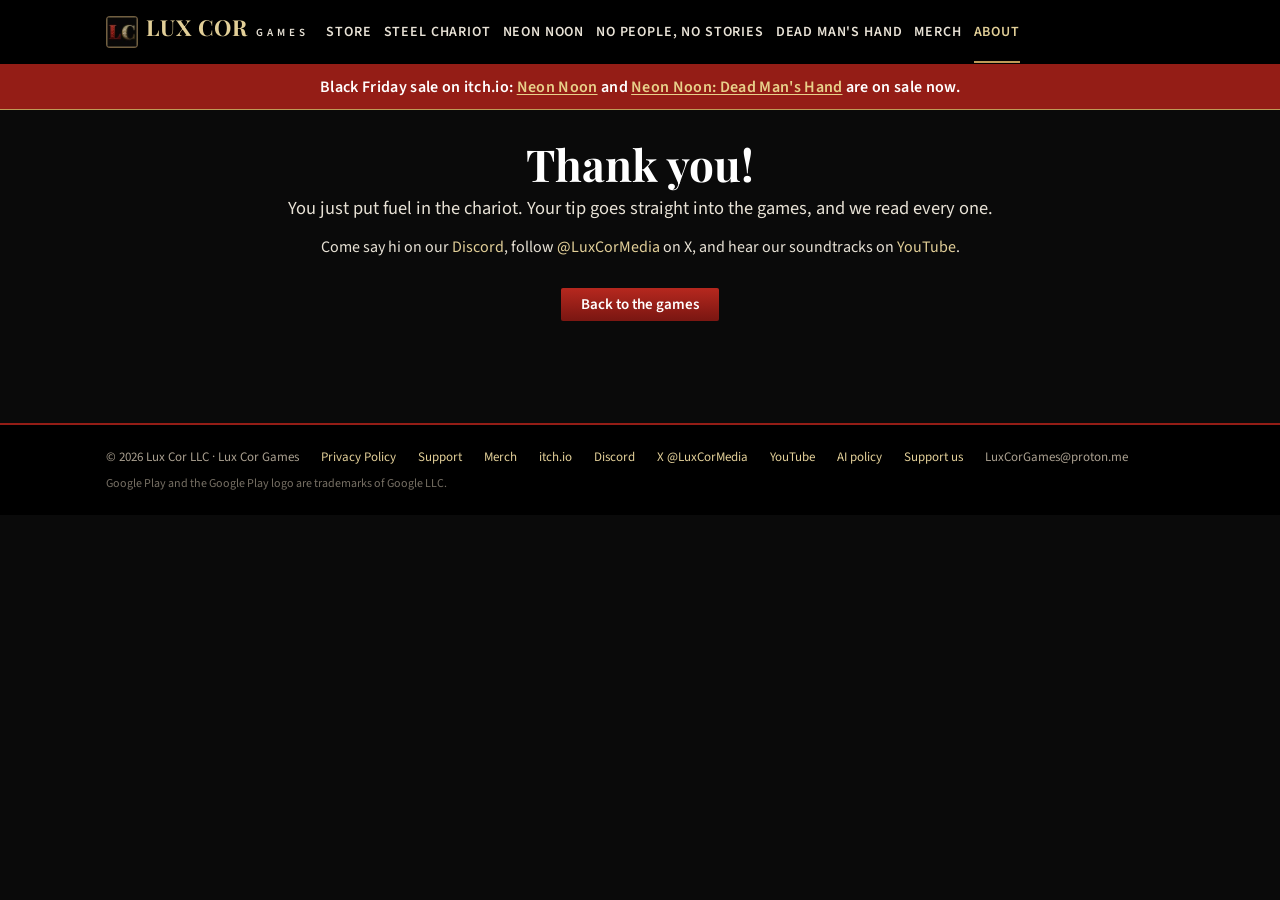
<file: thanks.html>
<!doctype html>
<html lang="en">
<head>
<meta charset="utf-8">
<meta name="viewport" content="width=device-width, initial-scale=1, viewport-fit=cover">
<title>Thank you · Lux Cor Games</title>
<meta name="description" content="Thank you for supporting Lux Cor Games.">
<meta property="og:site_name" content="Lux Cor Games">
<meta property="og:type" content="website">
<meta property="og:title" content="Thank you · Lux Cor Games">
<meta property="og:description" content="Thank you for supporting Lux Cor Games.">
<meta property="og:url" content="https://irlgames.github.io/thanks.html">
<meta property="og:image" content="https://irlgames.github.io/assets/img/og_home.jpg?v=20261115b">
<meta property="og:image:width" content="1200">
<meta property="og:image:height" content="630">
<meta property="og:image:alt" content="Thank you · Lux Cor Games">
<meta property="og:locale" content="en_US">
<meta name="twitter:card" content="summary_large_image">
<meta name="twitter:site" content="@LuxCorMedia">
<meta name="twitter:title" content="Thank you · Lux Cor Games">
<meta name="twitter:description" content="Thank you for supporting Lux Cor Games.">
<meta name="twitter:image" content="https://irlgames.github.io/assets/img/og_home.jpg?v=20261115b">
<meta name="twitter:image:alt" content="Thank you · Lux Cor Games">
<link rel="canonical" href="https://irlgames.github.io/thanks.html">
<meta name="theme-color" content="#941D16">
<link rel="icon" href="assets/img/favicon.png">
<link rel="apple-touch-icon" href="assets/img/apple-touch-icon.png">
<link rel="preconnect" href="https://fonts.googleapis.com">
<link rel="stylesheet" href="https://fonts.googleapis.com/css2?family=Playfair+Display:wght@500;700;900&family=Source+Sans+3:wght@400;600&display=swap">
<link rel="stylesheet" href="assets/site.css">
</head>
<body>
<header class="top"><div class="wrap"><a class="brand" href="index.html"><img src="assets/img/luxcor_mark.webp" alt="" width="32" height="32" style="align-self:center;border-radius:4px">LUX COR <small>GAMES</small></a><nav class="nav" aria-label="Main"><a href="index.html">Store</a><a href="steel-chariot.html">Steel Chariot</a><a href="neon-noon.html">Neon Noon</a><a href="no-people-no-stories.html">No People, No Stories</a><a href="dead-mans-hand.html">Dead Man's Hand</a><a href="https://luxcorgames-shop.fourthwall.com/">Merch</a><a href="about.html" aria-current="page">About</a></nav></div></header>
<div class="sale" role="note" style="background:#941D16;color:#fff;text-align:center;padding:9px 16px;font-weight:600;letter-spacing:.02em;border-bottom:1px solid #BE9B58">Black Friday sale on itch.io: <a href="https://lux-cor-games.itch.io/neon-noon" rel="noopener">Neon Noon</a> and <a href="https://lux-cor-games.itch.io/neon-noon-dead-mans-hand" rel="noopener">Neon Noon: Dead Man's Hand</a> are on sale now.</div>
<style>.sale a{color:#E8D08A;text-decoration:underline;text-underline-offset:2px}.sale a:hover{color:#fff}</style>
<main class="wrap doc" style="text-align:center"><h1>Thank you!</h1>
<p style="font-size:1.15em">You just put fuel in the chariot. Your tip goes straight into the games, and we read every one.</p>
<p>Come say hi on our <a href="https://discord.gg/7yDTUyphKN" rel="noopener">Discord</a>, follow <a href="https://x.com/LuxCorMedia" rel="noopener">@LuxCorMedia</a> on X, and hear our soundtracks on <a href="https://www.youtube.com/@LuxCorGames" rel="noopener">YouTube</a>.</p>
<p style="margin-top:28px"><a class="btn" href="index.html">Back to the games</a></p></main>
<footer><div class="wrap"><span>© 2026 Lux Cor LLC · Lux Cor Games</span><a href="privacy.html">Privacy Policy</a><a href="support.html">Support</a><a href="https://luxcorgames-shop.fourthwall.com/" rel="noopener">Merch</a><a href="https://lux-cor-games.itch.io/" rel="noopener">itch.io</a><a href="https://discord.gg/7yDTUyphKN" rel="noopener">Discord</a><a href="https://x.com/LuxCorMedia" rel="noopener">X @LuxCorMedia</a><a href="https://www.youtube.com/@LuxCorGames" rel="noopener">YouTube</a><a href="ai-policy.html">AI policy</a><a href="about.html#support-us">Support us</a><span>LuxCorGames@proton.me</span><span class="tm">Google Play and the Google Play logo are trademarks of Google LLC.</span></div></footer>
<script src="assets/site.js"></script>
</body>
</html>
</file>
<file: assets/site.css>
/* LUX COR GAMES · site style. Colours: Lux Cor LLC (black, crimson, gold, white). Layout: after the Steam store. */
:root {
  --bg: #0a0a0a;
  --panel: #141110;
  --panel-2: #1c1815;
  --line: #3a2f1d;
  --gold: #be9b58;
  --gold-hi: #e2cf98;
  --crimson: #941d16;
  --crimson-hi: #b3271e;
  --text: #e8e2d6;
  --muted: #a99f8f;
  --f-display: "Playfair Display", Georgia, serif;
  --f-body: "Source Sans 3", Arial, Helvetica, sans-serif;
  color-scheme: dark;
}
* { box-sizing: border-box; }
[hidden] { display: none !important; }
html { background: var(--bg); }
body { margin: 0; background: var(--bg); color: var(--text); font: 16px/1.55 var(--f-body); }
a { color: var(--gold-hi); text-decoration: none; }
a:hover, a:focus-visible { color: #fff; }
:focus-visible { outline: 2px solid var(--gold); outline-offset: 2px; }
img, video { max-width: 100%; display: block; }
.wrap { max-width: 1100px; margin: 0 auto; padding-left: max(16px, env(safe-area-inset-left, 0px)); padding-right: max(16px, env(safe-area-inset-right, 0px)); }

/* top bar, like Steam's global header */
.top { background: #000; border-bottom: 2px solid var(--crimson); position: sticky; top: 0; z-index: 20; }
.top .wrap { display: flex; align-items: center; gap: 18px; min-height: 64px; flex-wrap: wrap; }
.brand { display: flex; align-items: baseline; gap: 8px; font: 700 22px/1 var(--f-display); color: var(--gold-hi); letter-spacing: .04em; }
.brand small { font: 600 11px/1 var(--f-body); letter-spacing: .35em; color: var(--text); }
.nav { display: flex; gap: 2px 12px; flex-wrap: wrap; }   /* (12 / .06em: with MERCH added 2026-11-13 the menu dropped under the logo at 18 / .08em) */
.nav a { color: var(--text); font: 600 14px/1 var(--f-body); letter-spacing: .06em; text-transform: uppercase; padding: 22px 0; border-bottom: 2px solid transparent; margin-bottom: -2px; }
.nav a:hover, .nav a[aria-current="page"] { color: var(--gold-hi); border-bottom-color: var(--gold); }

.hero img { width: 100%; height: auto; }
a.hero { display: block; }
.section { padding-block: 34px; }
.h-label { font: 600 13px/1 var(--f-body); letter-spacing: .14em; text-transform: uppercase; color: var(--gold); border-bottom: 2px solid var(--crimson); padding-bottom: 8px; margin: 0 0 16px; }
h1, h2, h3 { font-family: var(--f-display); color: #fff; text-wrap: balance; }
h1 { font-size: clamp(30px, 4.6vw, 44px); line-height: 1.1; margin: 0 0 6px; }
h2 { font-size: 26px; margin: 0 0 10px; }
p { margin: 0 0 12px; }
.muted { color: var(--muted); }

/* featured carousel (Steam's "Featured & Recommended") */
.feat { position: relative; display: grid; grid-template-columns: 1.9fr 1fr; background: var(--panel); box-shadow: 0 0 18px rgba(0, 0, 0, .9); border: 1px solid var(--line); }
.feat-main { position: relative; aspect-ratio: 16 / 9; background: #000; overflow: hidden; }
.feat-main img { width: 100%; height: 100%; object-fit: cover; }
.feat-side { padding: 16px 18px; display: grid; gap: 10px; align-content: start; min-width: 0; }
.feat-side h2 { margin: 0; }
.thumbs4 { display: grid; grid-template-columns: 1fr 1fr; gap: 6px; }
.thumbs4 img { aspect-ratio: 16 / 9; object-fit: cover; opacity: .82; cursor: pointer; border: 1px solid transparent; }
.thumbs4 img:hover { opacity: 1; border-color: var(--gold); }
.badge { display: inline-block; font: 600 13px/1 var(--f-body); color: #fff; background: var(--crimson); padding: 6px 9px; border-radius: 2px; }
.arrow { position: absolute; top: 50%; transform: translateY(-50%); width: 40px; height: 72px; border: 0; background: rgba(0, 0, 0, .55); color: var(--gold-hi); font-size: 26px; cursor: pointer; z-index: 2; }
.arrow:hover { background: rgba(148, 29, 22, .85); color: #fff; }
.arrow.l { left: -46px; } .arrow.r { right: -46px; }
.dots { display: flex; gap: 6px; justify-content: center; margin-top: 12px; }
.dots button { width: 18px; height: 9px; border: 0; border-radius: 2px; background: #3a332b; cursor: pointer; }
.dots button[aria-current="true"] { background: var(--gold); }

/* capsule row */
.caps { display: grid; grid-template-columns: repeat(auto-fit, minmax(240px, 1fr)); gap: 14px; }
.cap { background: var(--panel); border: 1px solid var(--line); display: grid; transition: border-color .15s, transform .15s; }
.cap:hover { border-color: var(--gold); transform: translateY(-2px); }
.cap img, .cap .vt { width: 100%; aspect-ratio: 460 / 215; object-fit: cover; }
.cap .vt { display: grid; place-items: center; background: #100e0d; }
.cap .vt img { width: 96px; height: 96px; aspect-ratio: 1; border-radius: 22px; }
.cap .ct { display: flex; justify-content: space-between; gap: 10px; padding: 10px 12px; font-size: 14px; color: #fff; }
.cap .ct span { color: var(--gold-hi); white-space: nowrap; }

.tags { display: flex; flex-wrap: wrap; gap: 4px; }
.tag { background: rgba(190, 155, 88, .16); color: var(--gold-hi); padding: 3px 9px; border-radius: 2px; font-size: 13px; }

/* app page (Steam's store page) */
.crumbs { font-size: 13px; color: var(--muted); margin: 22px 0 4px; }
.app { display: grid; grid-template-columns: 1.9fr 1fr; gap: 16px; margin-top: 12px; }
.media { min-width: 0; }
.viewer { aspect-ratio: 16 / 9; background: #000; border: 1px solid var(--line); }
.viewer video, .viewer img { width: 100%; height: 100%; object-fit: contain; }
.strip { display: flex; gap: 6px; overflow-x: auto; padding: 8px 0; }
.strip button { flex: 0 0 auto; width: 120px; padding: 0; border: 2px solid transparent; background: #000; cursor: pointer; position: relative; }
.strip button[aria-current="true"] { border-color: var(--gold); }
.strip img { width: 100%; aspect-ratio: 16 / 9; object-fit: cover; }
.strip .play::after { content: "▶"; position: absolute; inset: 0; display: grid; place-items: center; color: #fff; font-size: 22px; text-shadow: 0 0 6px #000; }
.side { display: grid; gap: 12px; align-content: start; min-width: 0; }
.side .capimg { width: 100%; aspect-ratio: 460 / 215; object-fit: cover; border: 1px solid var(--line); }
.facts { display: grid; grid-template-columns: auto 1fr; gap: 4px 14px; font-size: 13px; }
.facts dt { color: #8a7a5c; text-transform: uppercase; letter-spacing: .05em; }
.facts dd { margin: 0; }
.buy { margin: 22px 0; background: var(--panel-2); border: 1px solid var(--gold); padding: 16px 18px; display: flex; flex-wrap: wrap; justify-content: space-between; align-items: center; gap: 12px; }
.buy h2 { margin: 0; font-size: 21px; }
.buy p { margin: 2px 0 0; color: var(--gold-hi); font-size: 14px; }
.play { display: inline-block; line-height: 0; }
footer .tm { flex-basis: 100%; font-size: 12px; opacity: .7; }
.btn { display: inline-block; background: linear-gradient(to bottom, var(--crimson-hi) 5%, #7c1712 95%); color: #fff; padding: 9px 20px; border-radius: 2px; font: 600 15px/1 var(--f-body); white-space: nowrap; }
.cols { display: grid; grid-template-columns: 1.9fr 1fr; gap: 26px; }
.cols > * { min-width: 0; }
.panel { background: var(--panel); border: 1px solid var(--line); padding: 14px 16px; }
.panel ul { margin: 0; padding-left: 18px; }
.panel li { margin: 4px 0; }
.about p { max-width: 68ch; }

/* text pages */
.doc { max-width: 760px; padding-block: 30px 50px; }
.doc h2 { font-size: 22px; margin-top: 26px; }
.doc ul { padding-left: 20px; }
.doc li { margin: 4px 0; }
.mail { color: var(--gold-hi); font-weight: 600; user-select: all; }

.vtube { display: flex; gap: 20px; align-items: center; flex-wrap: wrap; background: var(--panel); border: 1px solid var(--line); padding: 18px; }
.vtube img { width: 112px; height: 112px; border-radius: 26px; }
.vtube > div { flex: 1; min-width: 240px; }

footer { border-top: 2px solid var(--crimson); background: #000; margin-top: 40px; }
footer .wrap { padding-block: 22px; display: flex; flex-wrap: wrap; gap: 8px 22px; font-size: 13px; color: var(--muted); }

@media (max-width: 1220px) { .arrow.l { left: 6px; } .arrow.r { right: 6px; } }
@media (max-width: 820px) {
  .feat, .app, .cols { grid-template-columns: 1fr; }
  .arrow { display: none; }
  .nav a { padding: 12px 0; }
  .top .wrap { gap: 6px 22px; padding-block: 10px; }
}
@media (prefers-reduced-motion: reduce) { .cap { transition: none; } .cap:hover { transform: none; } }
/* four capsules in the row (No People, No Stories added 2026-10-30): the Vtube card's icon took the full-width capsule image rule
   and the card ran past the page; long labels wrap */
.cap { min-width: 0; grid-template-columns: minmax(0, 1fr); }
.cap .ct { flex-wrap: wrap; }
.cap .vt img { width: 96px; height: 96px; aspect-ratio: 1; border-radius: 22px; }
</file>
